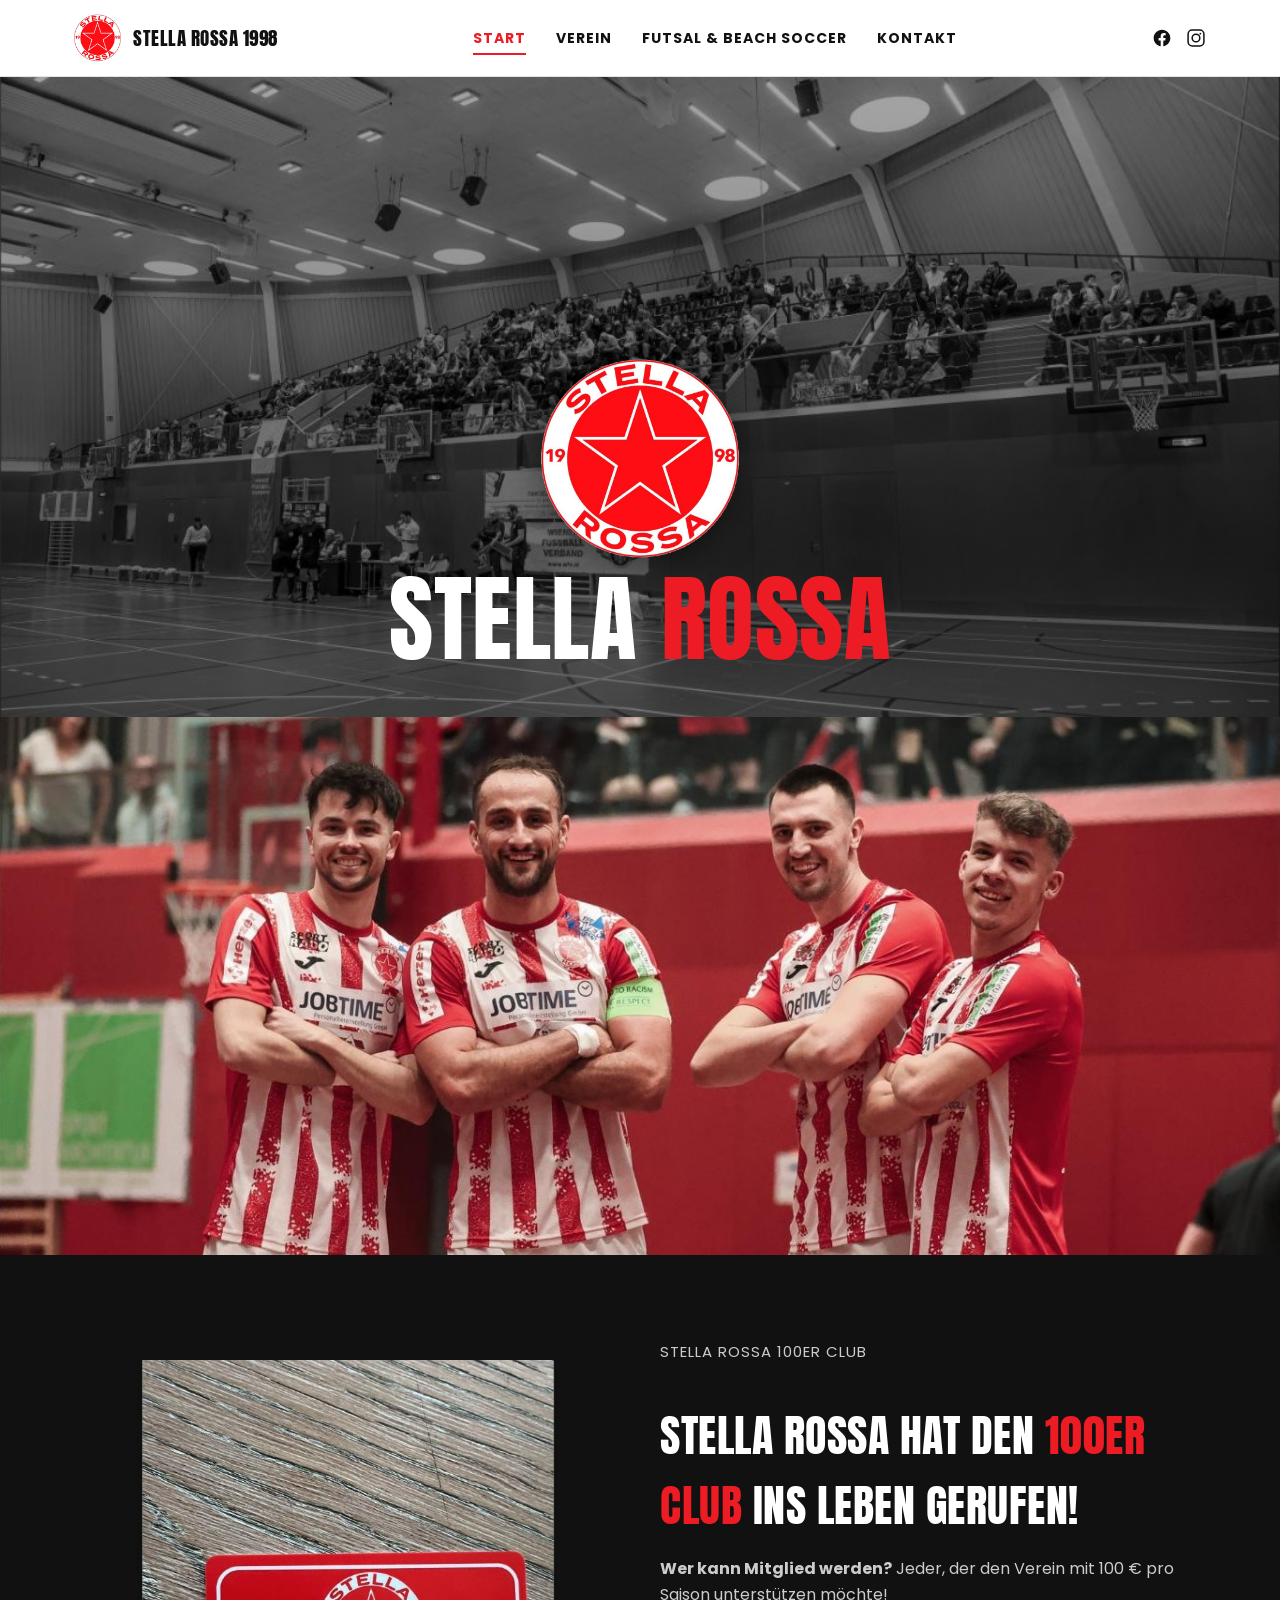
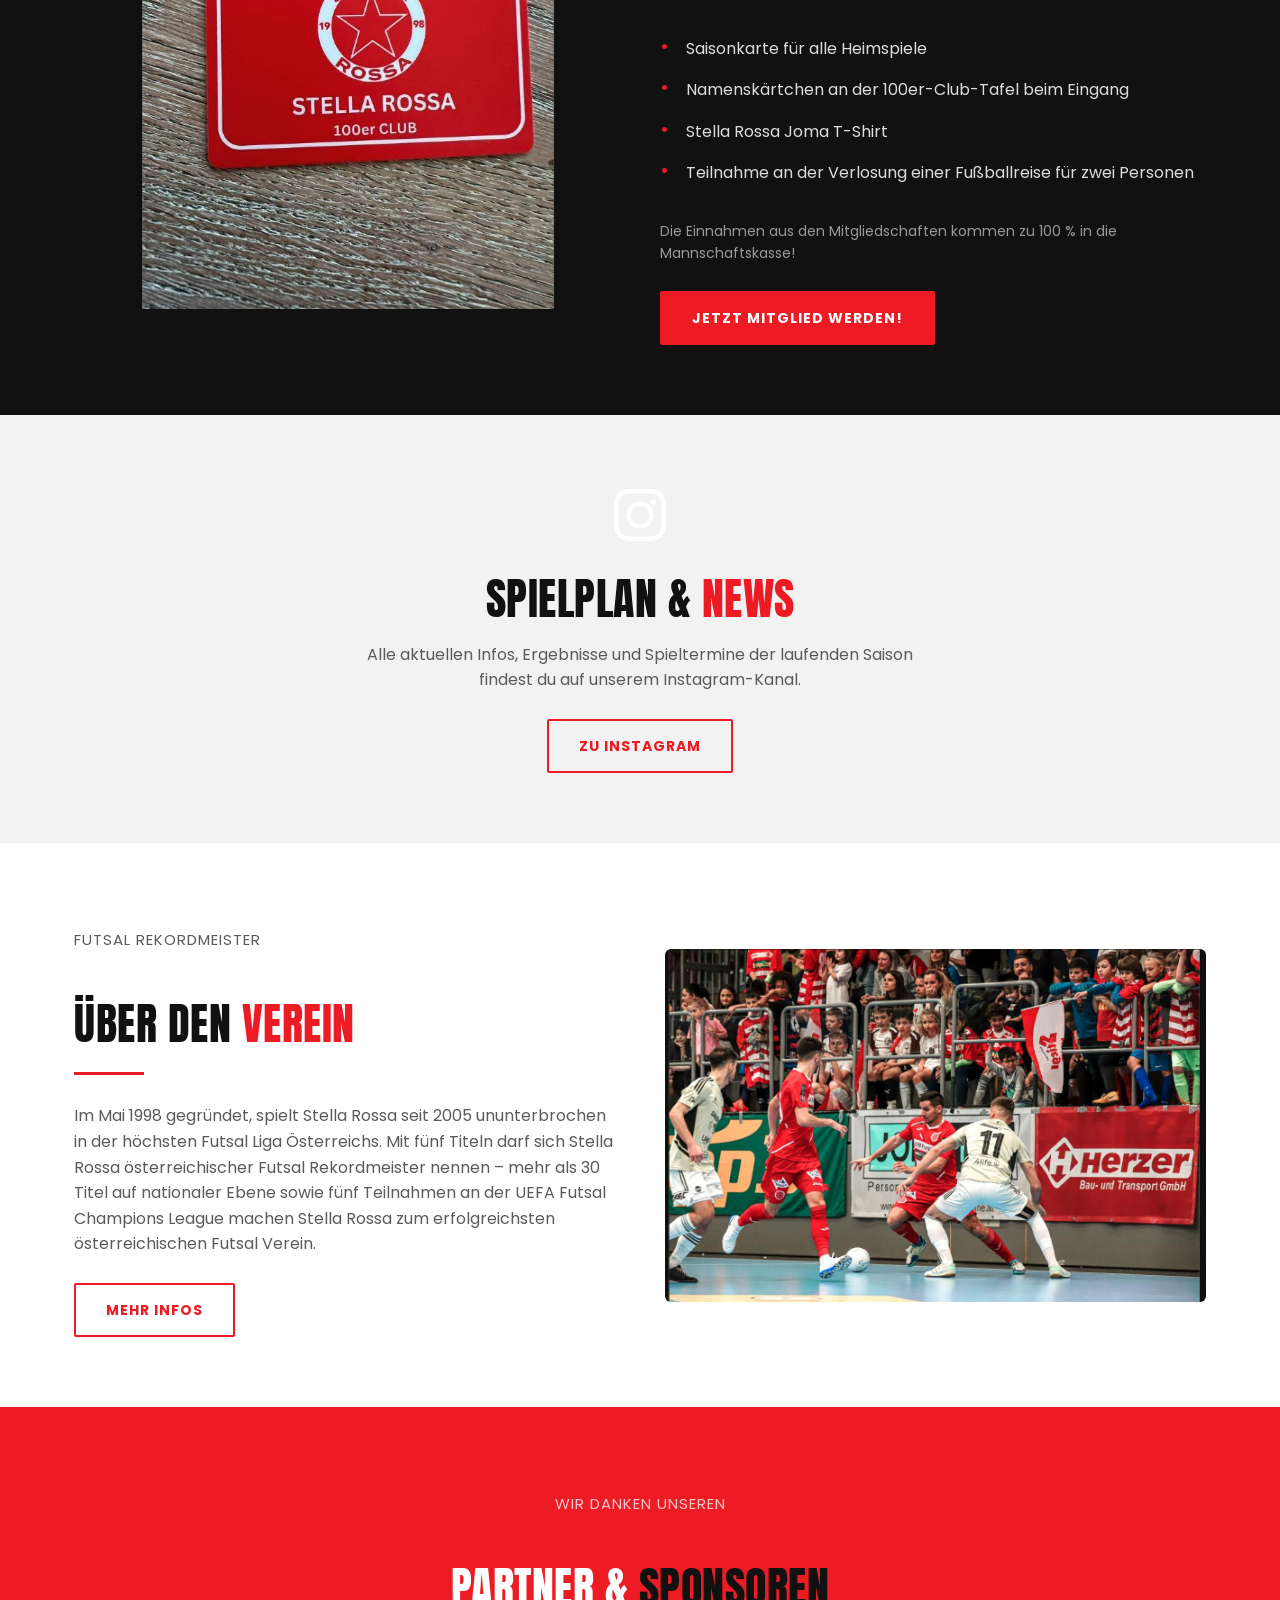
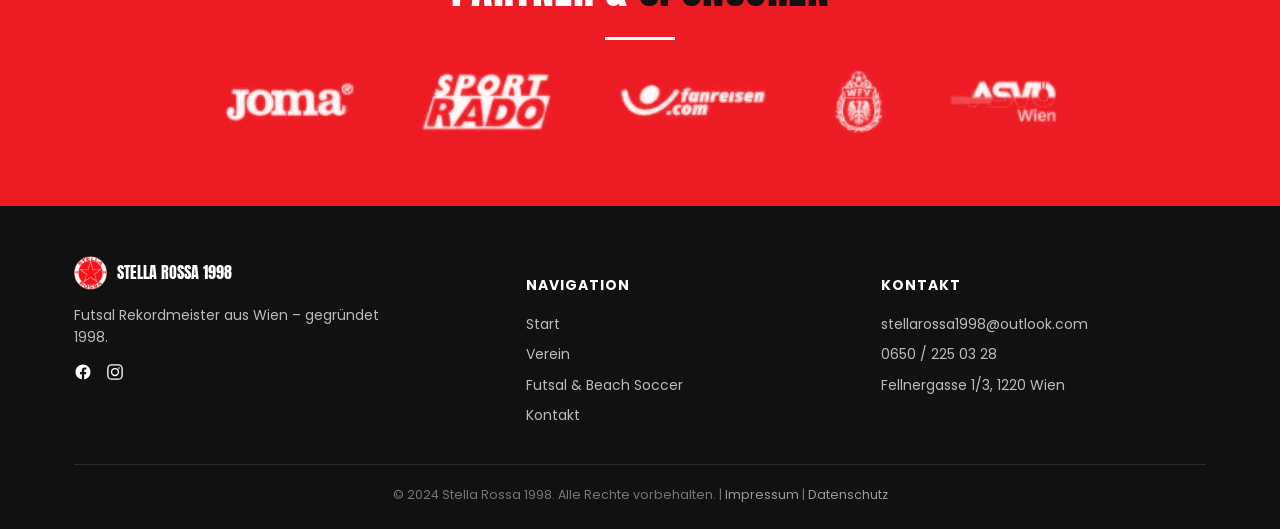
<file: index.html>
<!DOCTYPE html>
<html lang="de">
<head>
<meta charset="UTF-8">
<meta name="viewport" content="width=device-width, initial-scale=1.0">
<title>Stella Rossa | Futsalverein in Wien</title>
<meta name="description" content="Stella Rossa 1998 – Futsal Rekordmeister aus Wien. Vereinsgeschichte, Team, Partner und Kontakt.">
<link rel="icon" href="img/logo.png">
<link rel="preload" href="fonts/anton-latin-400-normal.woff2" as="font" type="font/woff2" crossorigin>
<link rel="stylesheet" href="css/style.css">
<noscript><style>.reveal{opacity:1!important; transform:none!important;}</style></noscript>
</head>
<body>

<header class="site-header">
  <div class="inner">
    <a class="brand" href="index.html">
      <img src="img/logo.png" alt="Stella Rossa Logo">
      <span>STELLA ROSSA 1998</span>
    </a>
    <button class="nav-toggle" id="navToggle" aria-label="Menü öffnen">
      <span></span><span></span><span></span>
    </button>
    <nav class="main-nav" id="mainNav">
      <a href="index.html" class="active">Start</a>
      <a href="verein.html">Verein</a>
      <a href="futsal-beachsoccer.html">Futsal &amp; Beach Soccer</a>
      <a href="kontakt.html">Kontakt</a>
    </nav>
    <div class="header-social">
      <a href="https://www.facebook.com/StellaRossaWien" target="_blank" rel="noopener"><img src="img/icon-facebook-dark.svg" alt="Facebook"></a>
      <a href="https://www.instagram.com/stellarossa1998/" target="_blank" rel="noopener"><img src="img/icon-instagram-dark.svg" alt="Instagram"></a>
    </div>
  </div>
</header>

<section class="hero">
  <img class="hero-logo" src="img/logo.png" alt="Stella Rossa Logo">
  <h1><span class="white">STELLA</span> <span class="red">ROSSA</span></h1>
</section>

<section class="team-banner">
  <div class="img-zoom reveal"><img src="img/team_four_players.jpg" alt="Vier Spieler von Stella Rossa nach dem Spiel"></div>
</section>

<section class="club-section">
  <div class="container club-grid">
    <div class="img-zoom reveal card-photo"><img src="img/100er_club_card.jpg" alt="Stella Rossa 100er Club Mitgliedskarte in Rot"></div>
    <div class="reveal">
      <p class="section-sub" style="color:#ccc">Stella Rossa 100er Club</p>
      <h2 class="section-title" style="color:#fff">Stella Rossa hat den <span class="accent">100er Club</span> ins Leben gerufen!</h2>
      <p style="color:#ccc; margin-bottom:6px;"><strong>Wer kann Mitglied werden?</strong> Jeder, der den Verein mit 100&nbsp;€ pro Saison unterstützen möchte!</p>
      <ul class="club-list" style="margin:20px 0 26px;">
        <li>Saisonkarte für alle Heimspiele</li>
        <li>Namenskärtchen an der 100er-Club-Tafel beim Eingang</li>
        <li>Stella Rossa Joma T-Shirt</li>
        <li>Teilnahme an der Verlosung einer Fußballreise für zwei Personen</li>
      </ul>
      <p style="color:#999; font-size:14px; margin-bottom:26px;">Die Einnahmen aus den Mitgliedschaften kommen zu 100&nbsp;% in die Mannschaftskasse!</p>
      <a class="btn btn-solid" href="mailto:stellarossa1998@outlook.com?subject=100er%20Club%20-%20Ich%20m%C3%B6chte%20Mitglied%20werden">Jetzt Mitglied werden!</a>
    </div>
  </div>
</section>

<section class="insta-callout">
  <div class="container reveal">
    <img class="badge" src="img/icon-instagram-white.svg" alt="Instagram">
    <h2 class="section-title">Spielplan &amp; <span class="accent">News</span></h2>
    <p style="max-width:560px; margin:0 auto 26px; color:var(--gray);">
      Alle aktuellen Infos, Ergebnisse und Spieltermine der laufenden Saison findest du auf unserem Instagram-Kanal.
    </p>
    <a class="btn" href="https://www.instagram.com/stellarossa1998/" target="_blank" rel="noopener">Zu Instagram</a>
  </div>
</section>

<section>
  <div class="container teaser-grid">
    <div class="reveal">
      <p class="section-sub">Futsal Rekordmeister</p>
      <h2 class="section-title">Über den <span class="accent">Verein</span></h2>
      <div class="rule"></div>
      <p style="color:var(--gray)">
        Im Mai 1998 gegründet, spielt Stella Rossa seit 2005 ununterbrochen in der höchsten Futsal Liga Österreichs.
        Mit fünf Titeln darf sich Stella Rossa österreichischer Futsal Rekordmeister nennen – mehr als 30 Titel
        auf nationaler Ebene sowie fünf Teilnahmen an der UEFA Futsal Champions League machen Stella Rossa zum
        erfolgreichsten österreichischen Futsal Verein.
      </p>
      <a class="btn" href="verein.html" style="margin-top:10px;">Mehr Infos</a>
    </div>
    <div class="img-zoom reveal"><img src="img/action_match.jpg" alt="Spielszene von Stella Rossa im Futsal-Match"></div>
  </div>
</section>

<section class="sponsor-section">
  <div class="container center reveal">
    <p class="section-sub">Wir danken unseren</p>
    <h2 class="section-title">Partner &amp; <span class="accent">Sponsoren</span></h2>
    <div class="rule"></div>
    <div class="sponsor-row">
      <img src="img/sponsor_joma.png" alt="Joma" style="height:42px">
      <img src="img/sponsor_sportrado.png" alt="Sportrado" style="height:60px">
      <img src="img/sponsor_fanreisen.png" alt="fanreisen.com" style="height:38px">
      <img src="img/sponsor_wfv.png" alt="Wiener Fußball-Verband" style="height:68px">
      <img src="img/sponsor_asvo.png" alt="ASVÖ Wien" style="height:46px">
    </div>
  </div>
</section>

<footer>
  <div class="container">
    <div class="footer-grid">
      <div>
        <div class="footer-brand">
          <img src="img/logo.png" alt="Stella Rossa Logo">
          <span>STELLA ROSSA 1998</span>
        </div>
        <p style="max-width:320px;">Futsal Rekordmeister aus Wien – gegründet 1998.</p>
        <div class="footer-social">
          <a href="https://www.facebook.com/StellaRossaWien" target="_blank" rel="noopener"><img src="img/icon-facebook-white.svg" alt="Facebook"></a>
          <a href="https://www.instagram.com/stellarossa1998/" target="_blank" rel="noopener"><img src="img/icon-instagram-white.svg" alt="Instagram"></a>
        </div>
      </div>
      <div>
        <h4>Navigation</h4>
        <a href="index.html">Start</a>
        <a href="verein.html">Verein</a>
        <a href="futsal-beachsoccer.html">Futsal &amp; Beach Soccer</a>
        <a href="kontakt.html">Kontakt</a>
      </div>
      <div>
        <h4>Kontakt</h4>
        <a href="mailto:stellarossa1998@outlook.com">stellarossa1998@outlook.com</a>
        <a href="tel:+436502250328">0650 / 225 03 28</a>
        <a>Fellnergasse 1/3, 1220 Wien</a>
      </div>
    </div>
    <div class="footer-bottom">© 2024 Stella Rossa 1998. Alle Rechte vorbehalten. | <a href="impressum.html" style="color:#999;">Impressum</a> | <a href="datenschutz.html" style="color:#999;">Datenschutz</a></div>
  </div>
</footer>

<script src="js/script.js"></script>
</body>
</html>
</file>
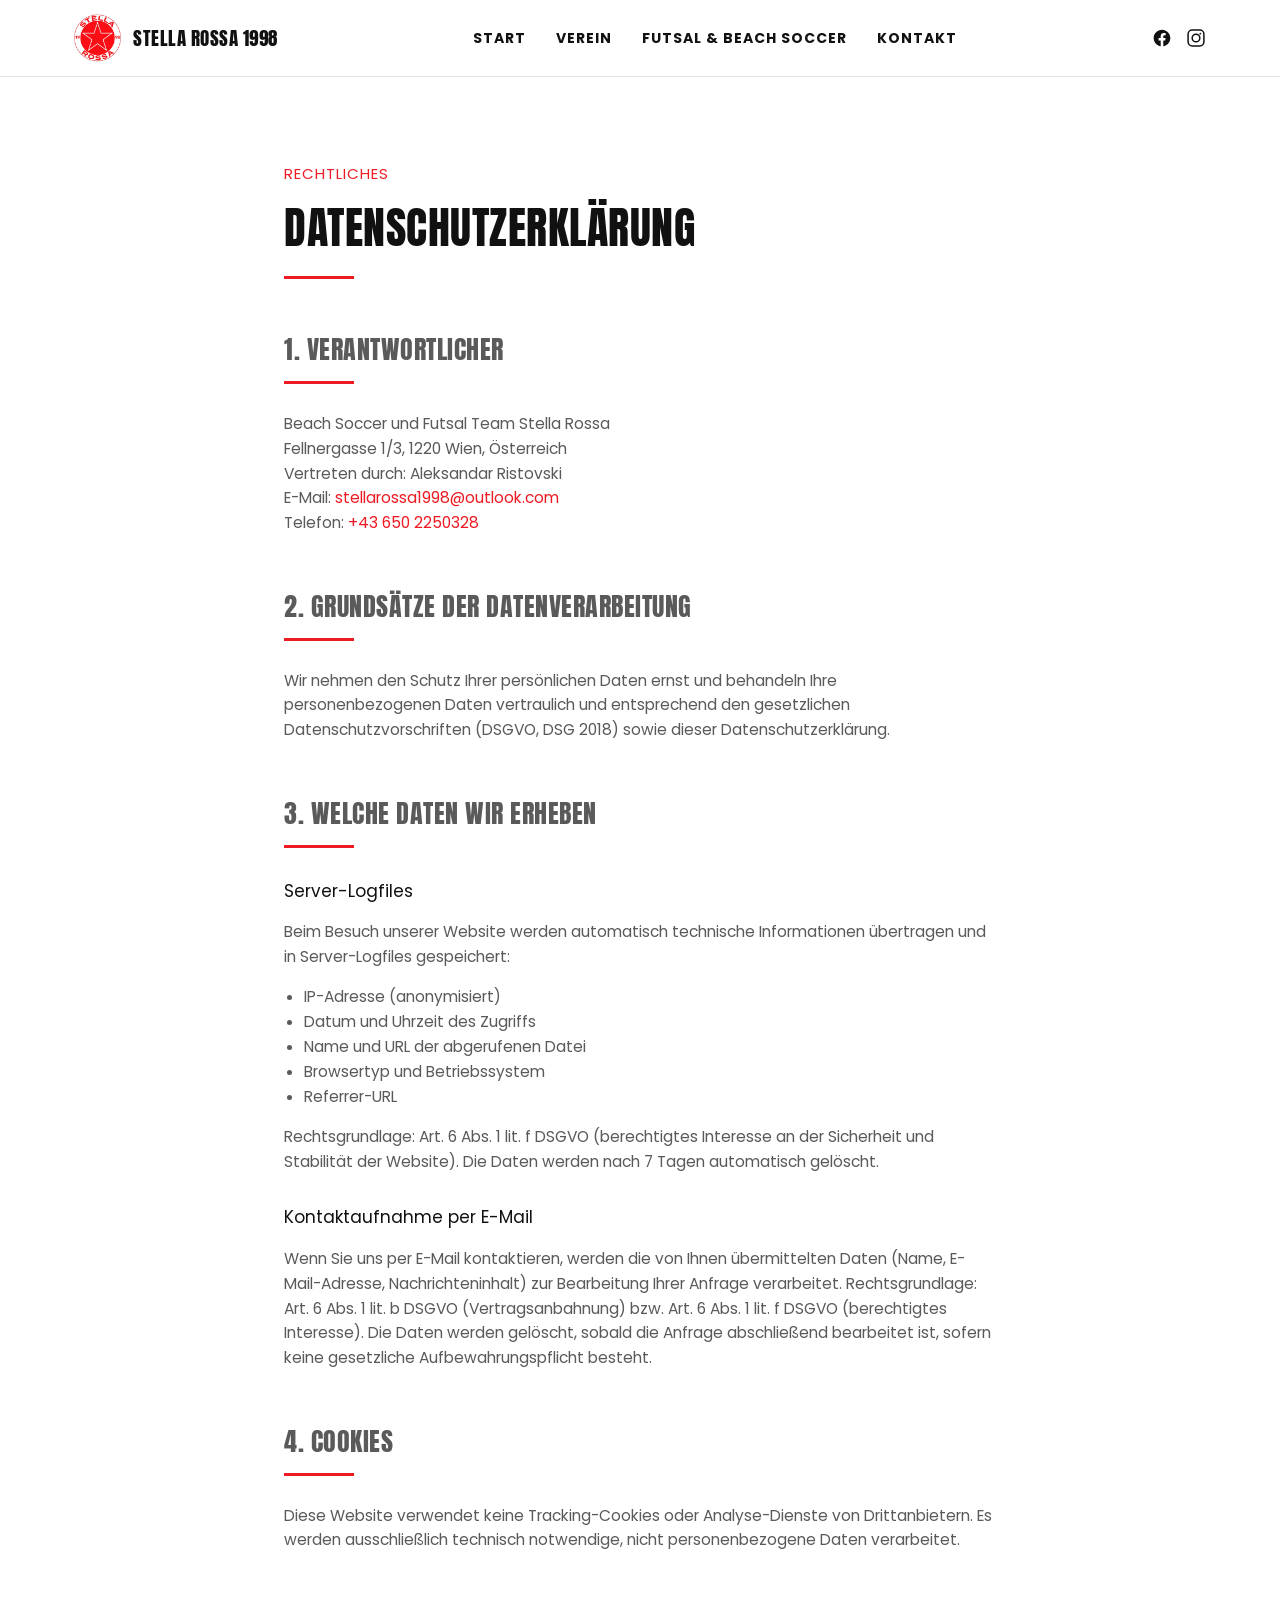
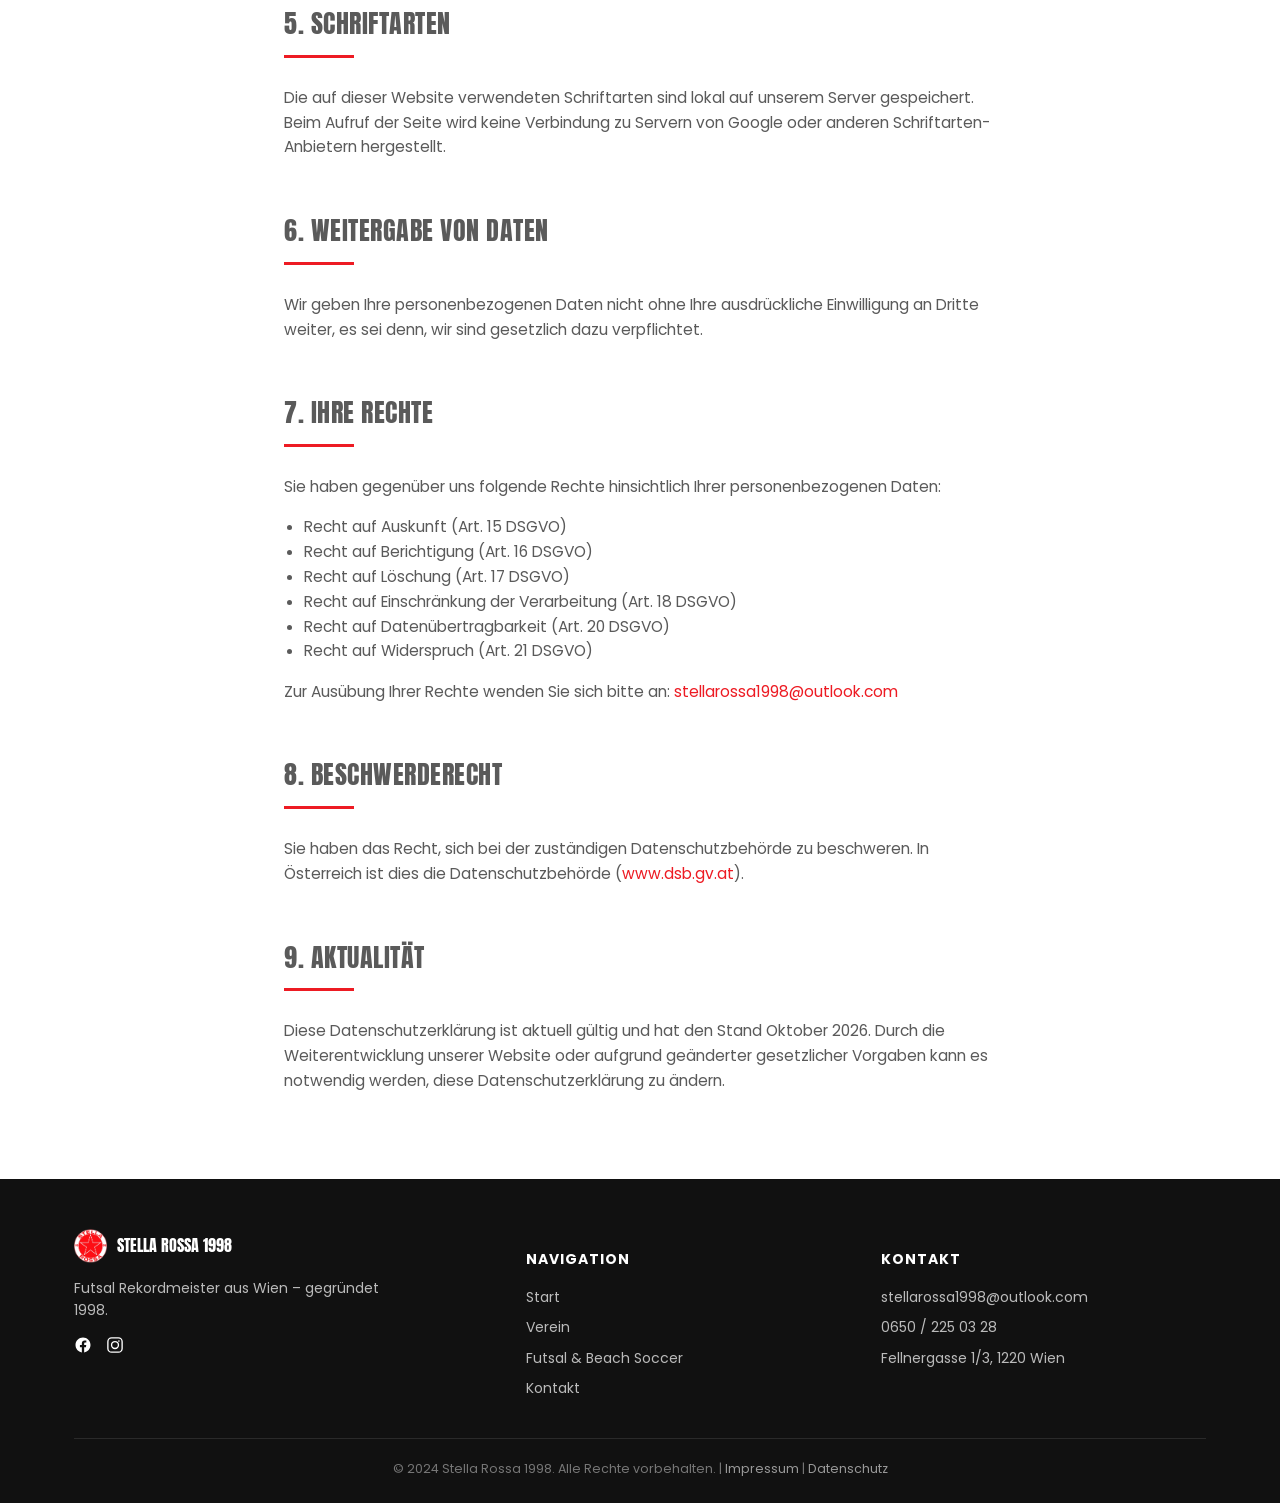
<file: datenschutz.html>
<!DOCTYPE html>
<html lang="de">
<head>
<meta charset="UTF-8">
<meta name="viewport" content="width=device-width, initial-scale=1.0">
<title>Datenschutzerklärung | Stella Rossa</title>
<meta name="description" content="Datenschutzerklärung von Stella Rossa 1998.">
<link rel="icon" href="img/logo.png">
<link rel="preload" href="fonts/anton-latin-400-normal.woff2" as="font" type="font/woff2" crossorigin>
<link rel="stylesheet" href="css/style.css">
<noscript><style>.reveal{opacity:1!important; transform:none!important;}</style></noscript>
</head>
<body>

<header class="site-header">
  <div class="inner">
    <a class="brand" href="index.html">
      <img src="img/logo.png" alt="Stella Rossa Logo">
      <span>STELLA ROSSA 1998</span>
    </a>
    <button class="nav-toggle" id="navToggle" aria-label="Menü öffnen">
      <span></span><span></span><span></span>
    </button>
    <nav class="main-nav" id="mainNav">
      <a href="index.html">Start</a>
      <a href="verein.html">Verein</a>
      <a href="futsal-beachsoccer.html">Futsal &amp; Beach Soccer</a>
      <a href="kontakt.html">Kontakt</a>
    </nav>
    <div class="header-social">
      <a href="https://www.facebook.com/StellaRossaWien" target="_blank" rel="noopener"><img src="img/icon-facebook-dark.svg" alt="Facebook"></a>
      <a href="https://www.instagram.com/stellarossa1998/" target="_blank" rel="noopener"><img src="img/icon-instagram-dark.svg" alt="Instagram"></a>
    </div>
  </div>
</header>

<section style="padding-top:70px;">
  <div class="container" style="max-width:760px;">
    <p class="section-sub" style="margin-bottom:6px; color:var(--red)">Rechtliches</p>
    <h1 class="section-title">Datenschutzerklärung</h1>
    <div class="rule"></div>

    <div class="reveal" style="color:var(--gray); font-size:15.5px;">
      <h2 class="section-title" style="font-size:26px; margin-top:50px;">1. Verantwortlicher</h2>
      <div class="rule" style="margin-top:10px;"></div>
      <p>Beach Soccer und Futsal Team Stella Rossa<br>Fellnergasse 1/3, 1220 Wien, Österreich<br>Vertreten durch: Aleksandar Ristovski<br>
      E-Mail: <a href="mailto:stellarossa1998@outlook.com" style="color:var(--red);">stellarossa1998@outlook.com</a><br>
      Telefon: <a href="tel:+436502250328" style="color:var(--red);">+43 650 2250328</a></p>

      <h2 class="section-title" style="font-size:26px; margin-top:50px;">2. Grundsätze der Datenverarbeitung</h2>
      <div class="rule" style="margin-top:10px;"></div>
      <p>Wir nehmen den Schutz Ihrer persönlichen Daten ernst und behandeln Ihre personenbezogenen Daten vertraulich und entsprechend den gesetzlichen Datenschutzvorschriften (DSGVO, DSG 2018) sowie dieser Datenschutzerklärung.</p>

      <h2 class="section-title" style="font-size:26px; margin-top:50px;">3. Welche Daten wir erheben</h2>
      <div class="rule" style="margin-top:10px;"></div>
      <h3 style="font-family:var(--font-body); text-transform:none; letter-spacing:0; font-size:17px; color:var(--black); margin-top:30px;">Server-Logfiles</h3>
      <p>Beim Besuch unserer Website werden automatisch technische Informationen übertragen und in Server-Logfiles gespeichert:</p>
      <ul style="margin:10px 0 10px 20px; list-style:disc;"><li>IP-Adresse (anonymisiert)</li><li>Datum und Uhrzeit des Zugriffs</li><li>Name und URL der abgerufenen Datei</li><li>Browsertyp und Betriebssystem</li><li>Referrer-URL</li></ul>
      <p>Rechtsgrundlage: Art. 6 Abs. 1 lit. f DSGVO (berechtigtes Interesse an der Sicherheit und Stabilität der Website). Die Daten werden nach 7 Tagen automatisch gelöscht.</p>
      <h3 style="font-family:var(--font-body); text-transform:none; letter-spacing:0; font-size:17px; color:var(--black); margin-top:30px;">Kontaktaufnahme per E-Mail</h3>
      <p>Wenn Sie uns per E-Mail kontaktieren, werden die von Ihnen übermittelten Daten (Name, E-Mail-Adresse, Nachrichteninhalt) zur Bearbeitung Ihrer Anfrage verarbeitet. Rechtsgrundlage: Art. 6 Abs. 1 lit. b DSGVO (Vertragsanbahnung) bzw. Art. 6 Abs. 1 lit. f DSGVO (berechtigtes Interesse). Die Daten werden gelöscht, sobald die Anfrage abschließend bearbeitet ist, sofern keine gesetzliche Aufbewahrungspflicht besteht.</p>

      <h2 class="section-title" style="font-size:26px; margin-top:50px;">4. Cookies</h2>
      <div class="rule" style="margin-top:10px;"></div>
      <p>Diese Website verwendet keine Tracking-Cookies oder Analyse-Dienste von Drittanbietern. Es werden ausschließlich technisch notwendige, nicht personenbezogene Daten verarbeitet.</p>

      <h2 class="section-title" style="font-size:26px; margin-top:50px;">5. Schriftarten</h2>
      <div class="rule" style="margin-top:10px;"></div>
      <p>Die auf dieser Website verwendeten Schriftarten sind lokal auf unserem Server gespeichert. Beim Aufruf der Seite wird keine Verbindung zu Servern von Google oder anderen Schriftarten-Anbietern hergestellt.</p>

      <h2 class="section-title" style="font-size:26px; margin-top:50px;">6. Weitergabe von Daten</h2>
      <div class="rule" style="margin-top:10px;"></div>
      <p>Wir geben Ihre personenbezogenen Daten nicht ohne Ihre ausdrückliche Einwilligung an Dritte weiter, es sei denn, wir sind gesetzlich dazu verpflichtet.</p>

      <h2 class="section-title" style="font-size:26px; margin-top:50px;">7. Ihre Rechte</h2>
      <div class="rule" style="margin-top:10px;"></div>
      <p>Sie haben gegenüber uns folgende Rechte hinsichtlich Ihrer personenbezogenen Daten:</p>
      <ul style="margin:10px 0 10px 20px; list-style:disc;"><li>Recht auf Auskunft (Art. 15 DSGVO)</li><li>Recht auf Berichtigung (Art. 16 DSGVO)</li><li>Recht auf Löschung (Art. 17 DSGVO)</li><li>Recht auf Einschränkung der Verarbeitung (Art. 18 DSGVO)</li><li>Recht auf Datenübertragbarkeit (Art. 20 DSGVO)</li><li>Recht auf Widerspruch (Art. 21 DSGVO)</li></ul>
      <p>Zur Ausübung Ihrer Rechte wenden Sie sich bitte an: <a href="mailto:stellarossa1998@outlook.com" style="color:var(--red);">stellarossa1998@outlook.com</a></p>

      <h2 class="section-title" style="font-size:26px; margin-top:50px;">8. Beschwerderecht</h2>
      <div class="rule" style="margin-top:10px;"></div>
      <p>Sie haben das Recht, sich bei der zuständigen Datenschutzbehörde zu beschweren. In Österreich ist dies die Datenschutzbehörde (<a href="https://www.dsb.gv.at" target="_blank" rel="noopener" style="color:var(--red);">www.dsb.gv.at</a>).</p>

      <h2 class="section-title" style="font-size:26px; margin-top:50px;">9. Aktualität</h2>
      <div class="rule" style="margin-top:10px;"></div>
      <p>Diese Datenschutzerklärung ist aktuell gültig und hat den Stand Oktober 2026. Durch die Weiterentwicklung unserer Website oder aufgrund geänderter gesetzlicher Vorgaben kann es notwendig werden, diese Datenschutzerklärung zu ändern.</p>

    </div>
  </div>
</section>

<footer>
  <div class="container">
    <div class="footer-grid">
      <div>
        <div class="footer-brand">
          <img src="img/logo.png" alt="Stella Rossa Logo">
          <span>STELLA ROSSA 1998</span>
        </div>
        <p style="max-width:320px;">Futsal Rekordmeister aus Wien – gegründet 1998.</p>
        <div class="footer-social">
          <a href="https://www.facebook.com/StellaRossaWien" target="_blank" rel="noopener"><img src="img/icon-facebook-white.svg" alt="Facebook"></a>
          <a href="https://www.instagram.com/stellarossa1998/" target="_blank" rel="noopener"><img src="img/icon-instagram-white.svg" alt="Instagram"></a>
        </div>
      </div>
      <div>
        <h4>Navigation</h4>
        <a href="index.html">Start</a>
        <a href="verein.html">Verein</a>
        <a href="futsal-beachsoccer.html">Futsal &amp; Beach Soccer</a>
        <a href="kontakt.html">Kontakt</a>
      </div>
      <div>
        <h4>Kontakt</h4>
        <a href="mailto:stellarossa1998@outlook.com">stellarossa1998@outlook.com</a>
        <a href="tel:+436502250328">0650 / 225 03 28</a>
        <a>Fellnergasse 1/3, 1220 Wien</a>
      </div>
    </div>
    <div class="footer-bottom">© 2024 Stella Rossa 1998. Alle Rechte vorbehalten. | <a href="impressum.html" style="color:#999;">Impressum</a> | <a href="datenschutz.html" style="color:#999;">Datenschutz</a></div>
  </div>
</footer>

<script src="js/script.js"></script>
</body>
</html>
</file>
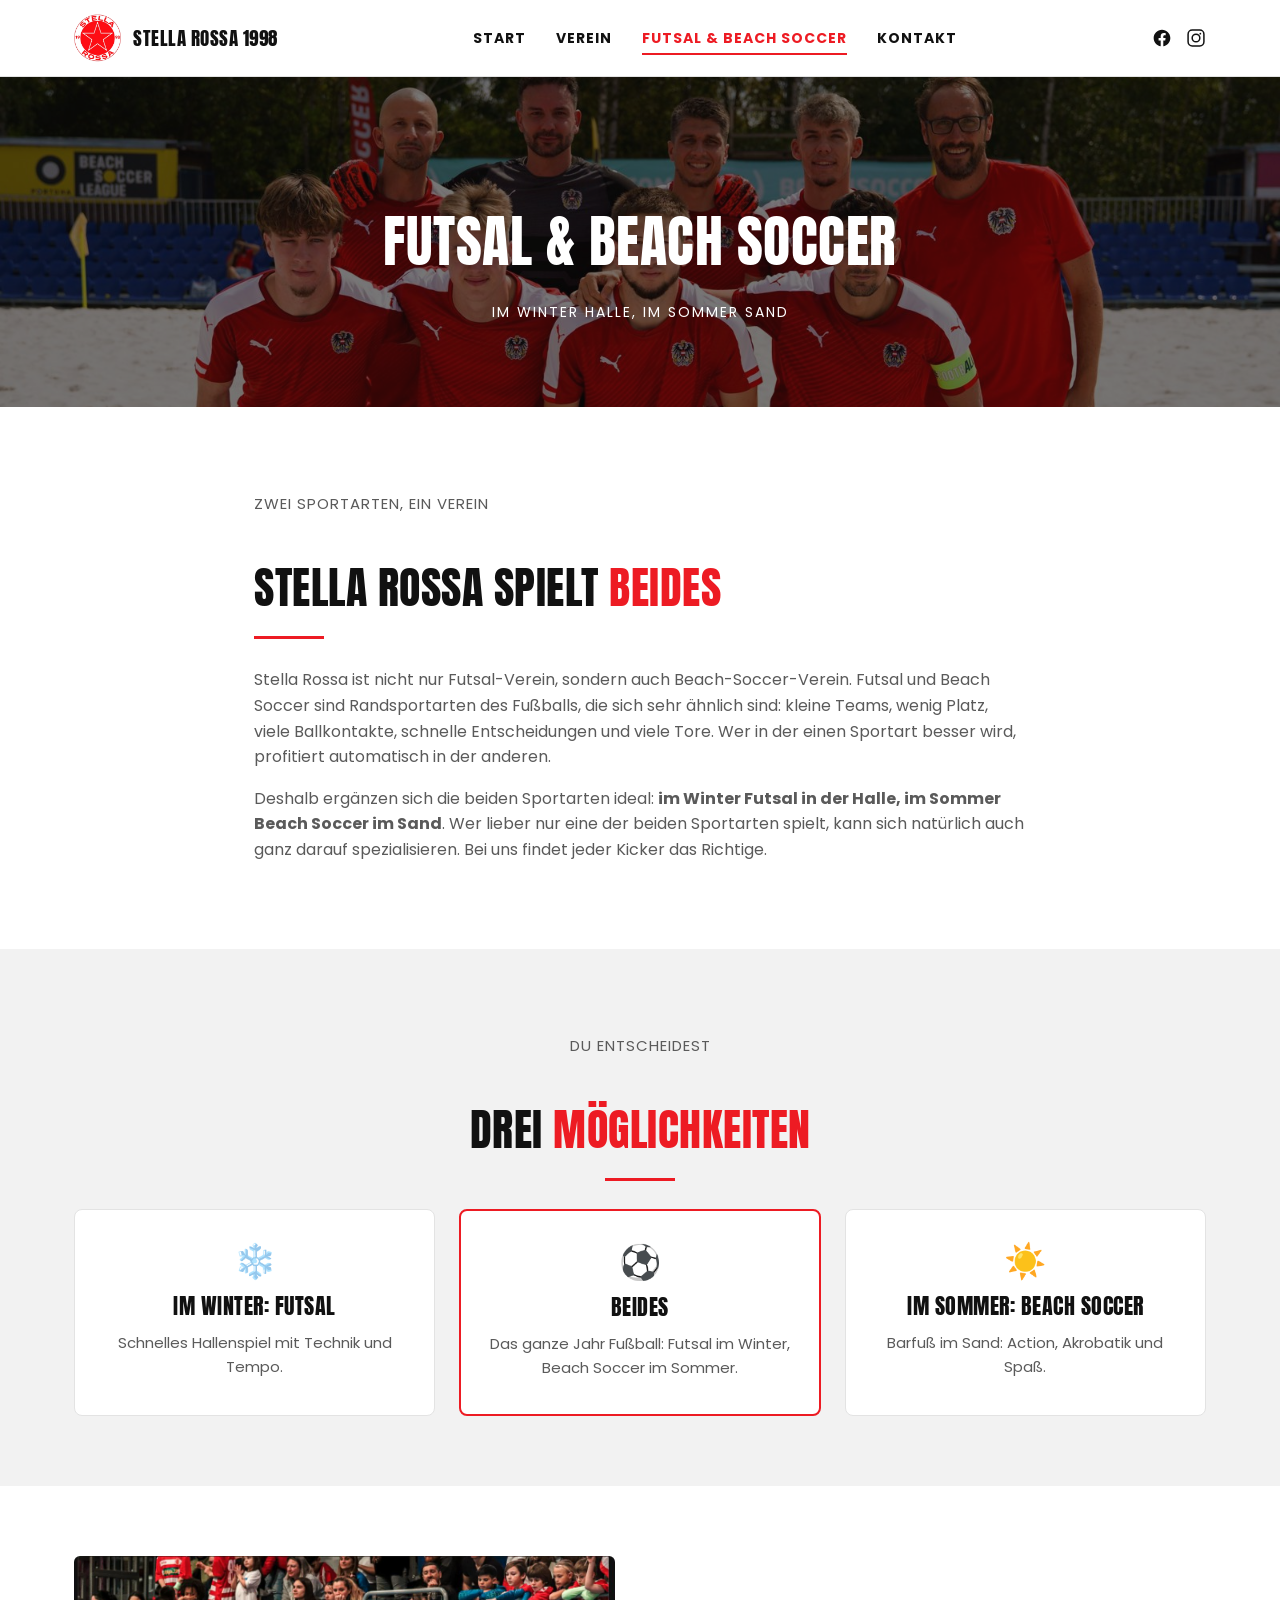
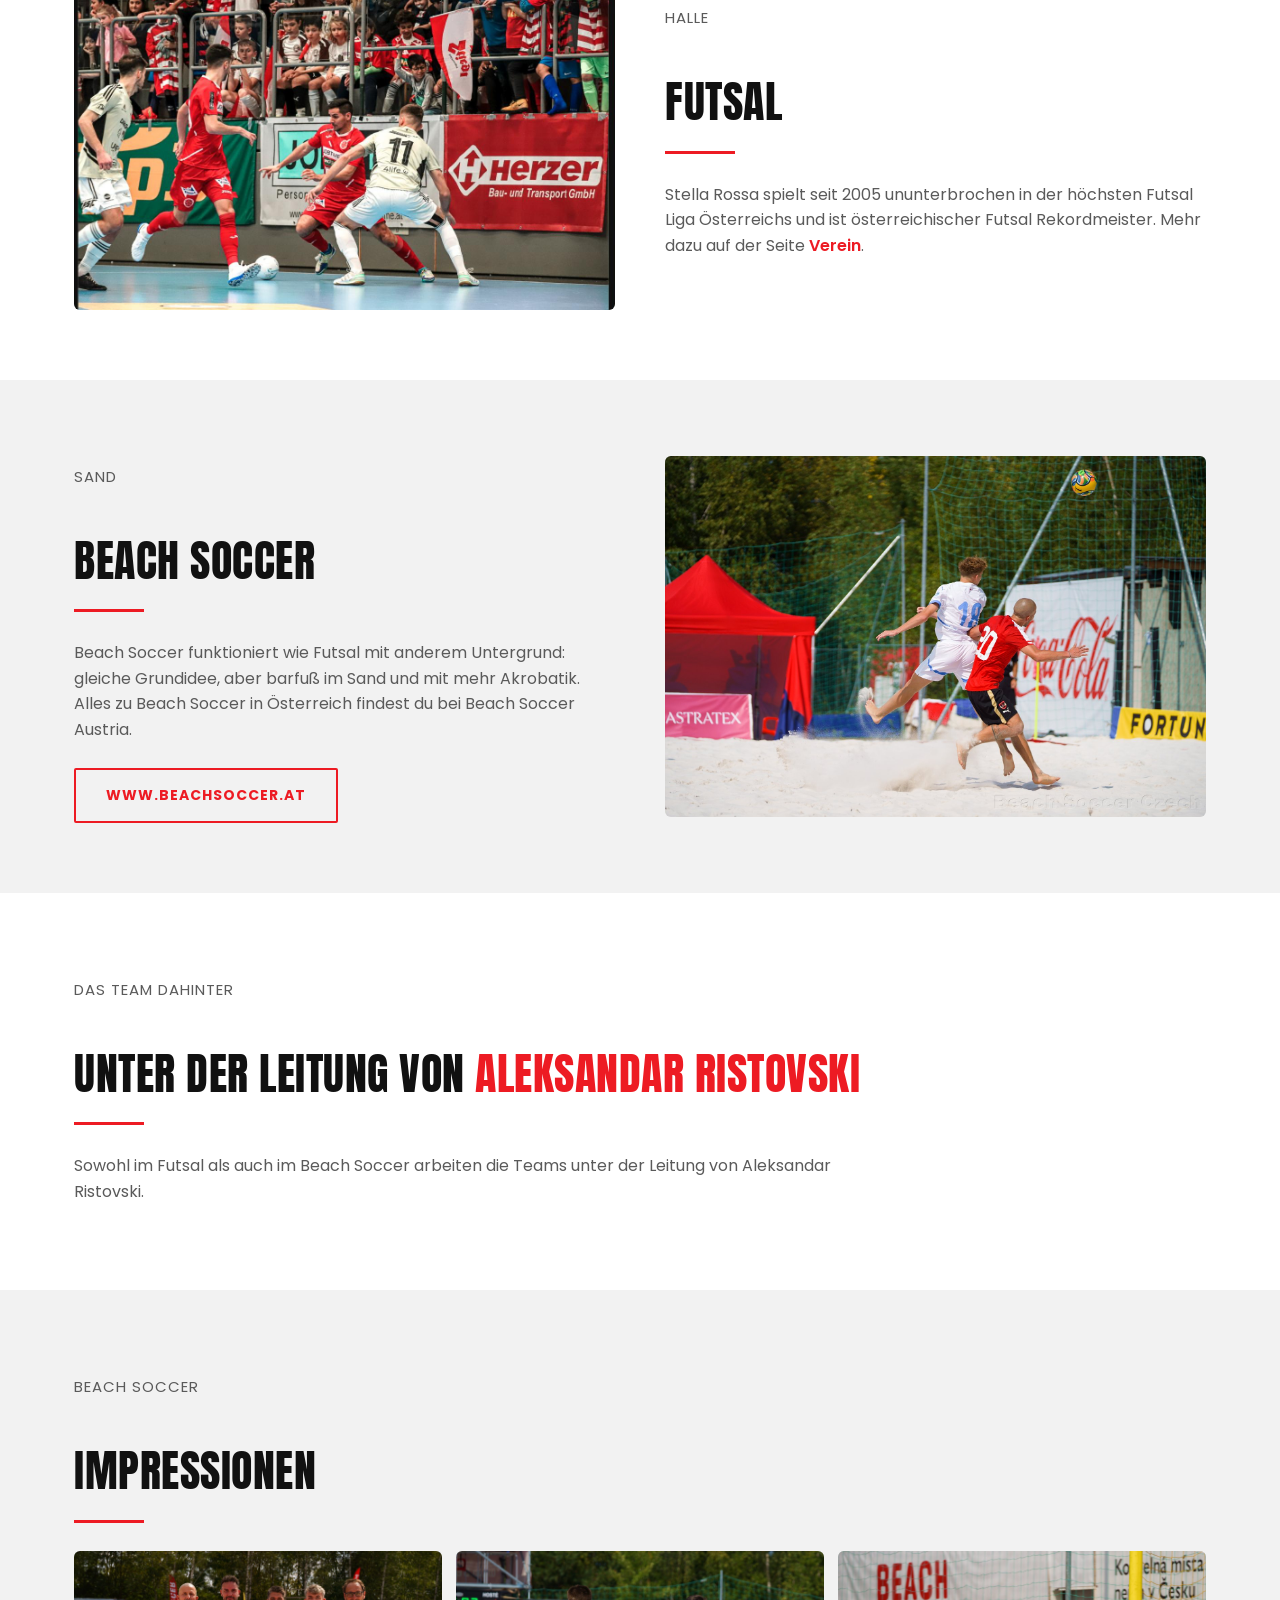
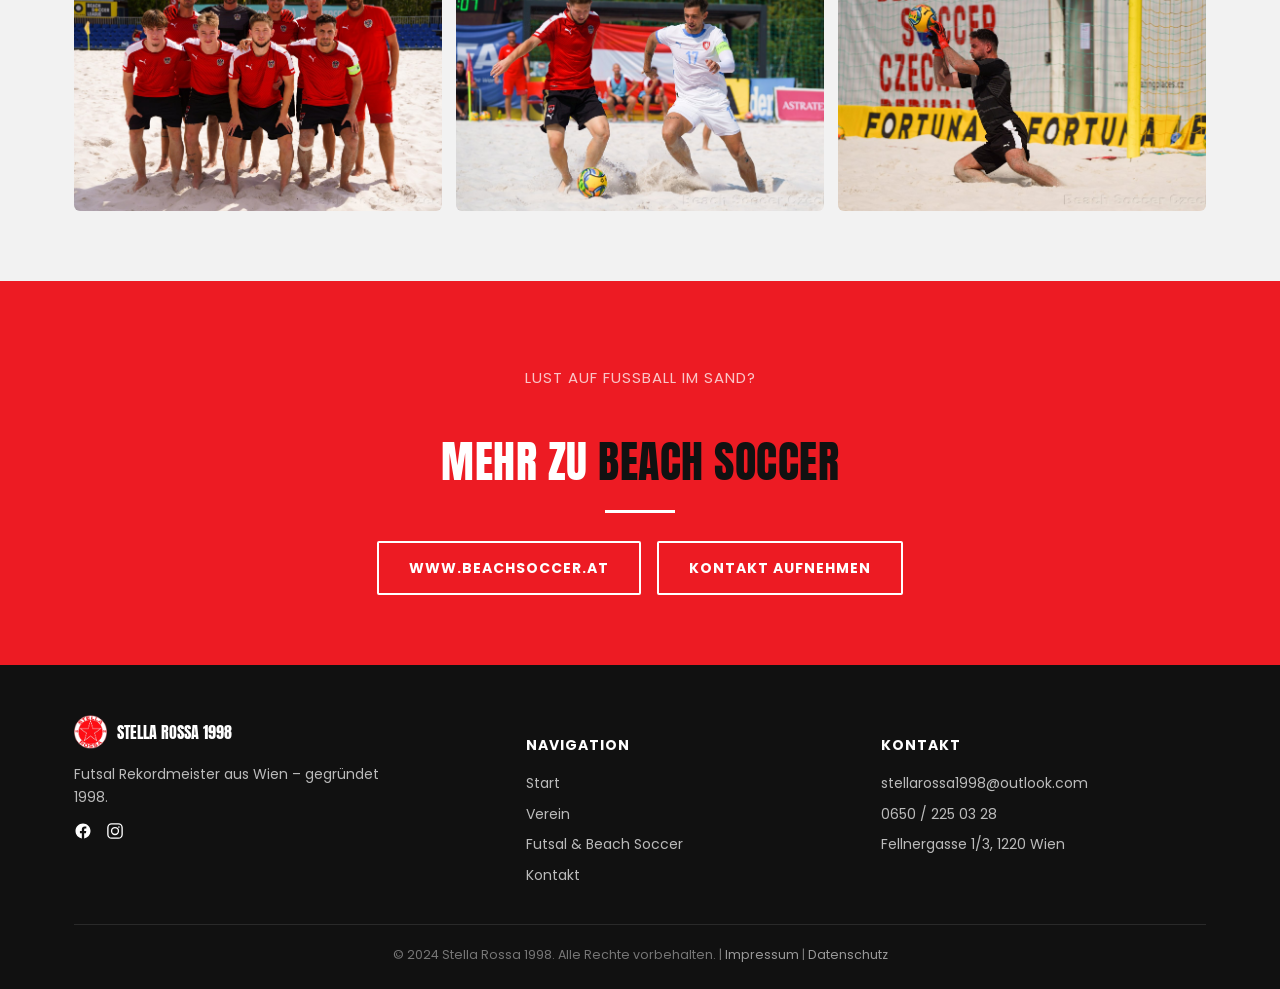
<file: futsal-beachsoccer.html>
<!DOCTYPE html>
<html lang="de">
<head>
<meta charset="UTF-8">
<meta name="viewport" content="width=device-width, initial-scale=1.0">
<title>Futsal &amp; Beach Soccer | Stella Rossa</title>
<meta name="description" content="Stella Rossa ist Futsal- und Beach-Soccer-Verein: im Winter Halle, im Sommer Sand – oder ganz nach Wahl nur eines von beiden.">
<link rel="icon" href="img/logo.png">
<link rel="preload" href="fonts/anton-latin-400-normal.woff2" as="font" type="font/woff2" crossorigin>
<link rel="stylesheet" href="css/style.css">
<noscript><style>.reveal{opacity:1!important; transform:none!important;}</style></noscript>
</head>
<body>

<header class="site-header">
  <div class="inner">
    <a class="brand" href="index.html">
      <img src="img/logo.png" alt="Stella Rossa Logo">
      <span>STELLA ROSSA 1998</span>
    </a>
    <button class="nav-toggle" id="navToggle" aria-label="Menü öffnen">
      <span></span><span></span><span></span>
    </button>
    <nav class="main-nav" id="mainNav">
      <a href="index.html">Start</a>
      <a href="verein.html">Verein</a>
      <a href="futsal-beachsoccer.html" class="active">Futsal &amp; Beach Soccer</a>
      <a href="kontakt.html">Kontakt</a>
    </nav>
    <div class="header-social">
      <a href="https://www.facebook.com/StellaRossaWien" target="_blank" rel="noopener"><img src="img/icon-facebook-dark.svg" alt="Facebook"></a>
      <a href="https://www.instagram.com/stellarossa1998/" target="_blank" rel="noopener"><img src="img/icon-instagram-dark.svg" alt="Instagram"></a>
    </div>
  </div>
</header>

<section class="page-hero" style="background-image:url('img/beach_team.jpg'); background-position:center 18%;">
  <div class="page-hero-inner">
    <h1><span style="color:#fff">Futsal</span> <span style="color:#fff">&amp; Beach Soccer</span></h1>
    <p>Im Winter Halle, im Sommer Sand</p>
  </div>
</section>

<section>
  <div class="container" style="max-width:820px;">
    <div class="reveal">
      <p class="section-sub">Zwei Sportarten, ein Verein</p>
      <h2 class="section-title">Stella Rossa spielt <span class="accent">beides</span></h2>
      <div class="rule"></div>
      <p style="color:var(--gray)">
        Stella Rossa ist nicht nur Futsal-Verein, sondern auch Beach-Soccer-Verein. Futsal und Beach Soccer sind
        Randsportarten des Fußballs, die sich sehr ähnlich sind: kleine Teams, wenig Platz, viele Ballkontakte,
        schnelle Entscheidungen und viele Tore. Wer in der einen Sportart besser wird, profitiert automatisch in der anderen.
      </p>
      <p style="color:var(--gray)">
        Deshalb ergänzen sich die beiden Sportarten ideal: <strong>im Winter Futsal in der Halle, im Sommer Beach Soccer im Sand</strong>.
        Wer lieber nur eine der beiden Sportarten spielt, kann sich natürlich auch ganz darauf spezialisieren.
        Bei uns findet jeder Kicker das Richtige.
      </p>
    </div>
  </div>
</section>

<section class="section-alt">
  <div class="container center">
    <p class="section-sub reveal">Du entscheidest</p>
    <h2 class="section-title reveal">Drei <span class="accent">Möglichkeiten</span></h2>
    <div class="rule reveal"></div>
    <div class="season-grid">
      <div class="season-card reveal">
        <div class="season-icon">❄️</div>
        <h3>Im Winter: Futsal</h3>
        <p>Schnelles Hallenspiel mit Technik und Tempo.</p>
      </div>
      <div class="season-card season-card-main reveal">
        <div class="season-icon">⚽</div>
        <h3>Beides</h3>
        <p>Das ganze Jahr Fußball: Futsal im Winter, Beach Soccer im Sommer.</p>
      </div>
      <div class="season-card reveal">
        <div class="season-icon">☀️</div>
        <h3>Im Sommer: Beach Soccer</h3>
        <p>Barfuß im Sand: Action, Akrobatik und Spaß.</p>
      </div>
    </div>
  </div>
</section>

<section>
  <div class="container teaser-grid">
    <div class="img-zoom reveal"><img src="img/action_match.jpg" alt="Futsal-Spielszene von Stella Rossa in der Halle"></div>
    <div class="reveal">
      <p class="section-sub">Halle</p>
      <h2 class="section-title">Futsal</h2>
      <div class="rule"></div>
      <p style="color:var(--gray)">
        Stella Rossa spielt seit 2005 ununterbrochen in der höchsten Futsal Liga Österreichs und ist
        österreichischer Futsal Rekordmeister. Mehr dazu auf der Seite <a href="verein.html" style="color:var(--red); font-weight:600;">Verein</a>.
      </p>
    </div>
  </div>
</section>

<section class="section-alt">
  <div class="container teaser-grid">
    <div class="reveal">
      <p class="section-sub">Sand</p>
      <h2 class="section-title">Beach Soccer</h2>
      <div class="rule"></div>
      <p style="color:var(--gray)">
        Beach Soccer funktioniert wie Futsal mit anderem Untergrund: gleiche Grundidee, aber barfuß im Sand und
        mit mehr Akrobatik. Alles zu Beach Soccer in Österreich findest du bei Beach Soccer Austria.
      </p>
      <a class="btn" href="https://www.beachsoccer.at" target="_blank" rel="noopener" style="margin-top:10px;">www.beachsoccer.at</a>
    </div>
    <div class="img-zoom reveal"><img src="img/beach_action.jpg" alt="Beach-Soccer-Spielszene im Sand"></div>
  </div>
</section>

<section>
  <div class="container">
    <div class="reveal" style="max-width:820px;">
      <p class="section-sub">Das Team dahinter</p>
      <h2 class="section-title">Unter der Leitung von <span class="accent">Aleksandar Ristovski</span></h2>
      <div class="rule"></div>
      <p style="color:var(--gray)">
        Sowohl im Futsal als auch im Beach Soccer arbeiten die Teams unter der Leitung von Aleksandar Ristovski.
      </p>
    </div>
  </div>
</section>

<section class="section-alt">
  <div class="container">
    <p class="section-sub reveal">Beach Soccer</p>
    <h2 class="section-title reveal">Impressionen</h2>
    <div class="rule reveal"></div>
    <div class="gallery-grid gallery-grid-3" style="margin-top:20px;">
      <div class="gallery-item reveal"><img src="img/beach_team.jpg" alt="Beach-Soccer-Mannschaft im Sand"></div>
      <div class="gallery-item reveal"><img src="img/beach_duell.jpg" alt="Zweikampf im Beach Soccer"></div>
      <div class="gallery-item reveal"><img src="img/beach_torwart.jpg" alt="Torwart im Beach Soccer"></div>
    </div>
  </div>
</section>

<section class="sponsor-section">
  <div class="container center reveal">
    <p class="section-sub">Lust auf Fußball im Sand?</p>
    <h2 class="section-title">Mehr zu <span class="accent">Beach Soccer</span></h2>
    <div class="rule"></div>
    <a class="btn btn-light" href="https://www.beachsoccer.at" target="_blank" rel="noopener">www.beachsoccer.at</a>
    <a class="btn btn-light" href="kontakt.html" style="margin-left:12px;">Kontakt aufnehmen</a>
  </div>
</section>

<footer>
  <div class="container">
    <div class="footer-grid">
      <div>
        <div class="footer-brand">
          <img src="img/logo.png" alt="Stella Rossa Logo">
          <span>STELLA ROSSA 1998</span>
        </div>
        <p style="max-width:320px;">Futsal Rekordmeister aus Wien – gegründet 1998.</p>
        <div class="footer-social">
          <a href="https://www.facebook.com/StellaRossaWien" target="_blank" rel="noopener"><img src="img/icon-facebook-white.svg" alt="Facebook"></a>
          <a href="https://www.instagram.com/stellarossa1998/" target="_blank" rel="noopener"><img src="img/icon-instagram-white.svg" alt="Instagram"></a>
        </div>
      </div>
      <div>
        <h4>Navigation</h4>
        <a href="index.html">Start</a>
        <a href="verein.html">Verein</a>
        <a href="futsal-beachsoccer.html">Futsal &amp; Beach Soccer</a>
        <a href="kontakt.html">Kontakt</a>
      </div>
      <div>
        <h4>Kontakt</h4>
        <a href="mailto:stellarossa1998@outlook.com">stellarossa1998@outlook.com</a>
        <a href="tel:+436502250328">0650 / 225 03 28</a>
        <a>Fellnergasse 1/3, 1220 Wien</a>
      </div>
    </div>
    <div class="footer-bottom">© 2024 Stella Rossa 1998. Alle Rechte vorbehalten. | <a href="impressum.html" style="color:#999;">Impressum</a> | <a href="datenschutz.html" style="color:#999;">Datenschutz</a></div>
  </div>
</footer>

<script src="js/script.js"></script>
</body>
</html>
</file>
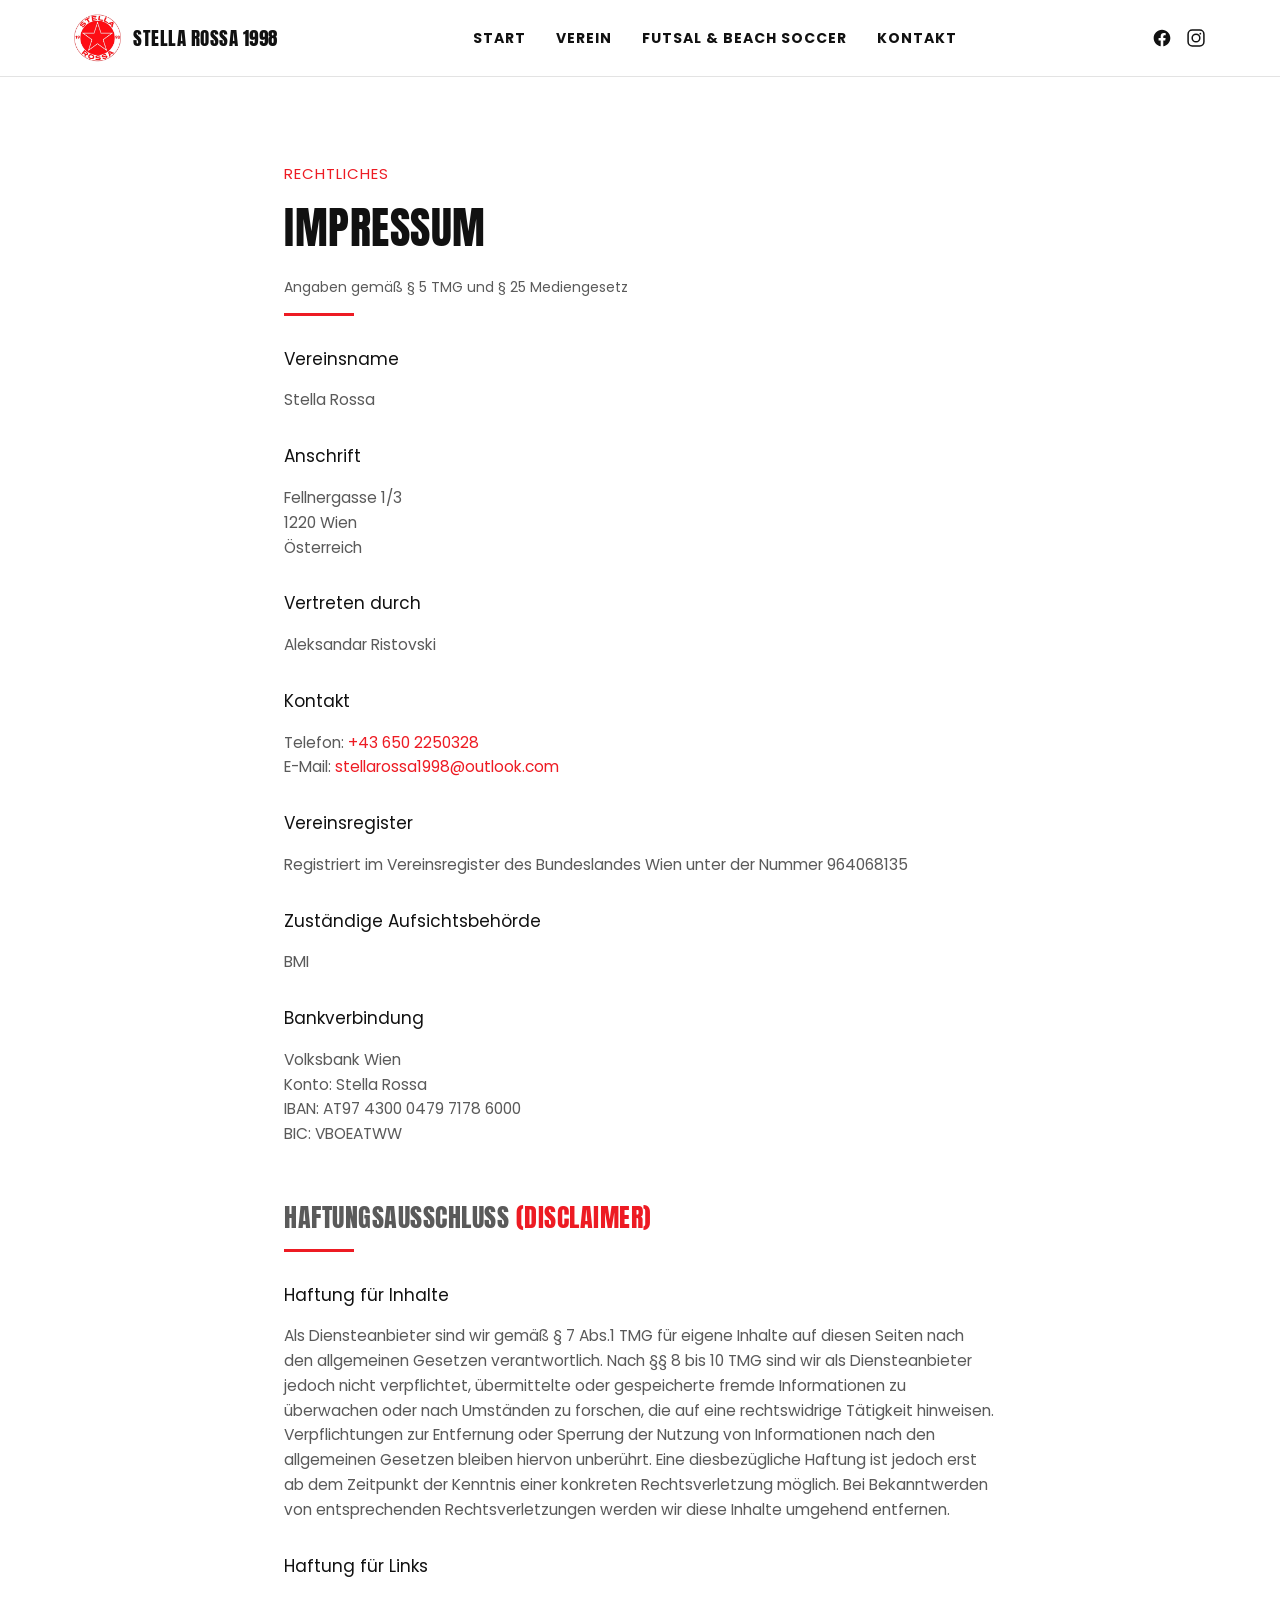
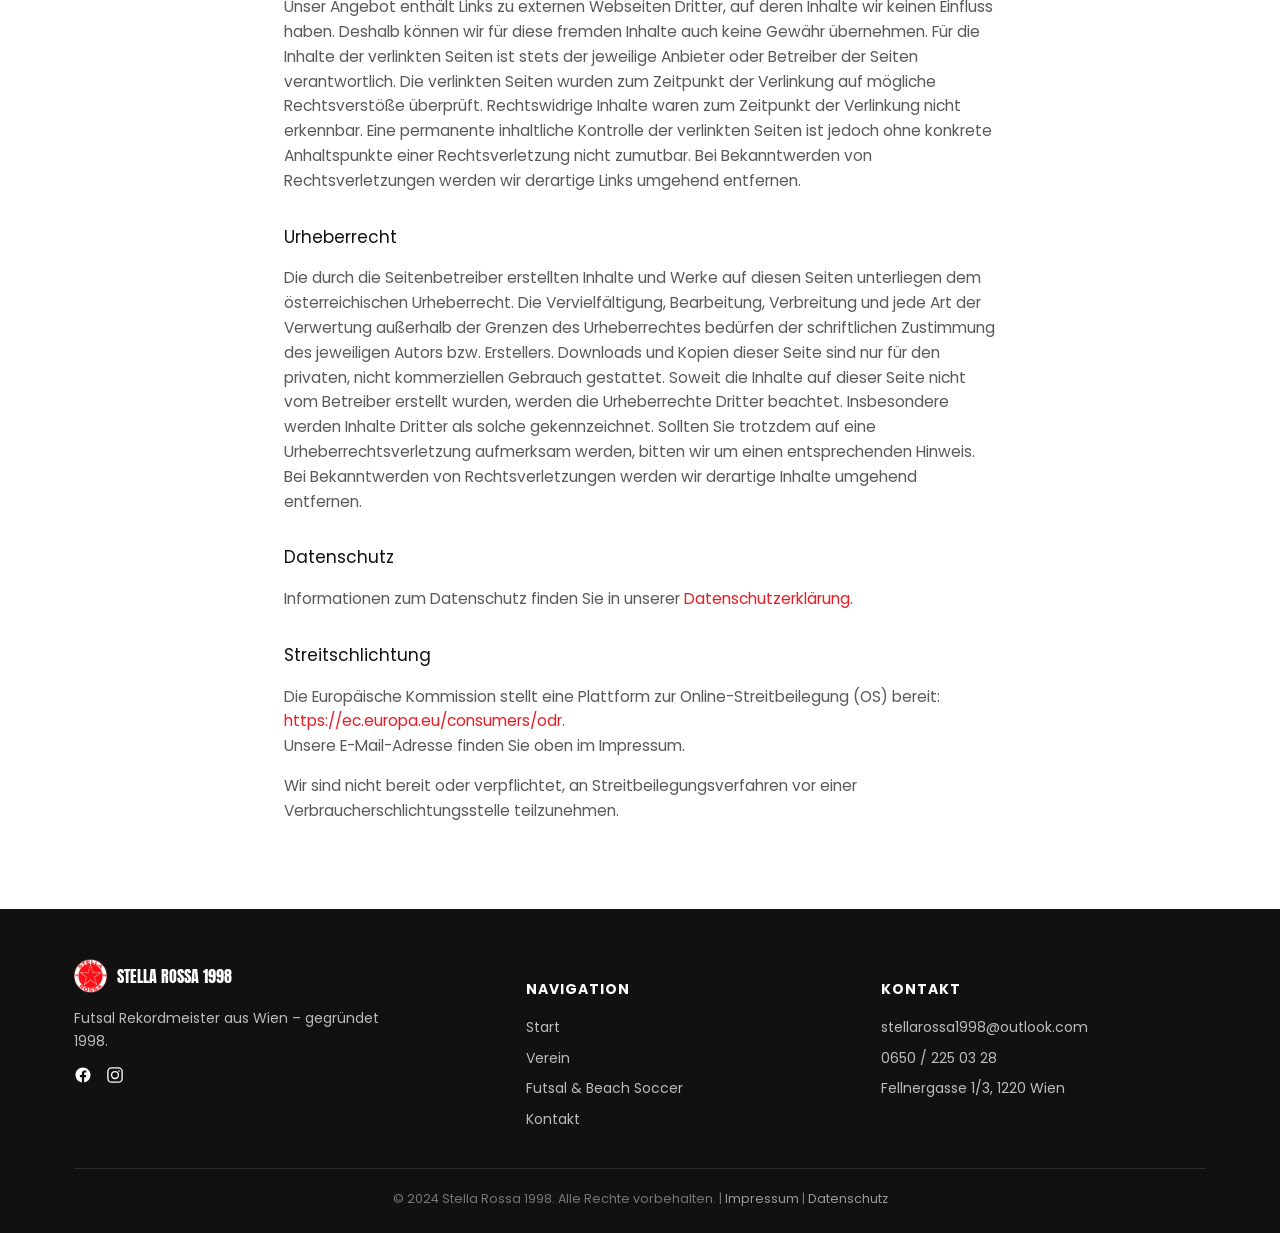
<file: impressum.html>
<!DOCTYPE html>
<html lang="de">
<head>
<meta charset="UTF-8">
<meta name="viewport" content="width=device-width, initial-scale=1.0">
<title>Impressum | Stella Rossa</title>
<meta name="description" content="Impressum von Stella Rossa 1998 gemäß § 5 TMG und § 25 Mediengesetz.">
<link rel="icon" href="img/logo.png">
<link rel="preload" href="fonts/anton-latin-400-normal.woff2" as="font" type="font/woff2" crossorigin>
<link rel="stylesheet" href="css/style.css">
<noscript><style>.reveal{opacity:1!important; transform:none!important;}</style></noscript>
</head>
<body>

<header class="site-header">
  <div class="inner">
    <a class="brand" href="index.html">
      <img src="img/logo.png" alt="Stella Rossa Logo">
      <span>STELLA ROSSA 1998</span>
    </a>
    <button class="nav-toggle" id="navToggle" aria-label="Menü öffnen">
      <span></span><span></span><span></span>
    </button>
    <nav class="main-nav" id="mainNav">
      <a href="index.html">Start</a>
      <a href="verein.html">Verein</a>
      <a href="futsal-beachsoccer.html">Futsal &amp; Beach Soccer</a>
      <a href="kontakt.html">Kontakt</a>
    </nav>
    <div class="header-social">
      <a href="https://www.facebook.com/StellaRossaWien" target="_blank" rel="noopener"><img src="img/icon-facebook-dark.svg" alt="Facebook"></a>
      <a href="https://www.instagram.com/stellarossa1998/" target="_blank" rel="noopener"><img src="img/icon-instagram-dark.svg" alt="Instagram"></a>
    </div>
  </div>
</header>

<section style="padding-top:70px;">
  <div class="container" style="max-width:760px;">
    <p class="section-sub" style="margin-bottom:6px; color:var(--red)">Rechtliches</p>
    <h1 class="section-title">Impressum</h1>
    <p style="color:var(--gray); font-size:14px; margin-bottom:10px;">Angaben gemäß § 5 TMG und § 25 Mediengesetz</p>
    <div class="rule"></div>

    <div class="reveal" style="color:var(--gray); font-size:15.5px;">

      <h3 style="font-family:var(--font-body); text-transform:none; letter-spacing:0; font-size:17px; color:var(--black); margin-top:30px;">Vereinsname</h3>
      <p>Stella Rossa</p>

      <h3 style="font-family:var(--font-body); text-transform:none; letter-spacing:0; font-size:17px; color:var(--black); margin-top:30px;">Anschrift</h3>
      <p>Fellnergasse 1/3<br>1220 Wien<br>Österreich</p>

      <h3 style="font-family:var(--font-body); text-transform:none; letter-spacing:0; font-size:17px; color:var(--black); margin-top:30px;">Vertreten durch</h3>
      <p>Aleksandar Ristovski</p>

      <h3 style="font-family:var(--font-body); text-transform:none; letter-spacing:0; font-size:17px; color:var(--black); margin-top:30px;">Kontakt</h3>
      <p>Telefon: <a href="tel:+436502250328" style="color:var(--red);">+43 650 2250328</a><br>
      E-Mail: <a href="mailto:stellarossa1998@outlook.com" style="color:var(--red);">stellarossa1998@outlook.com</a></p>

      <h3 style="font-family:var(--font-body); text-transform:none; letter-spacing:0; font-size:17px; color:var(--black); margin-top:30px;">Vereinsregister</h3>
      <p>Registriert im Vereinsregister des Bundeslandes Wien unter der Nummer 964068135</p>

      <h3 style="font-family:var(--font-body); text-transform:none; letter-spacing:0; font-size:17px; color:var(--black); margin-top:30px;">Zuständige Aufsichtsbehörde</h3>
      <p>BMI</p>

      <h3 style="font-family:var(--font-body); text-transform:none; letter-spacing:0; font-size:17px; color:var(--black); margin-top:30px;">Bankverbindung</h3>
      <p>Volksbank Wien<br>
      Konto: Stella Rossa<br>
      IBAN: AT97 4300 0479 7178 6000<br>
      BIC: VBOEATWW</p>

      <h2 class="section-title" style="font-size:26px; margin-top:50px;">Haftungsausschluss <span class="accent">(Disclaimer)</span></h2>
      <div class="rule" style="margin-top:10px;"></div>

      <h3 style="font-family:var(--font-body); text-transform:none; letter-spacing:0; font-size:17px; color:var(--black); margin-top:30px;">Haftung für Inhalte</h3>
      <p>Als Diensteanbieter sind wir gemäß § 7 Abs.1 TMG für eigene Inhalte auf diesen Seiten nach den allgemeinen Gesetzen verantwortlich. Nach §§ 8 bis 10 TMG sind wir als Diensteanbieter jedoch nicht verpflichtet, übermittelte oder gespeicherte fremde Informationen zu überwachen oder nach Umständen zu forschen, die auf eine rechtswidrige Tätigkeit hinweisen. Verpflichtungen zur Entfernung oder Sperrung der Nutzung von Informationen nach den allgemeinen Gesetzen bleiben hiervon unberührt. Eine diesbezügliche Haftung ist jedoch erst ab dem Zeitpunkt der Kenntnis einer konkreten Rechtsverletzung möglich. Bei Bekanntwerden von entsprechenden Rechtsverletzungen werden wir diese Inhalte umgehend entfernen.</p>

      <h3 style="font-family:var(--font-body); text-transform:none; letter-spacing:0; font-size:17px; color:var(--black); margin-top:30px;">Haftung für Links</h3>
      <p>Unser Angebot enthält Links zu externen Webseiten Dritter, auf deren Inhalte wir keinen Einfluss haben. Deshalb können wir für diese fremden Inhalte auch keine Gewähr übernehmen. Für die Inhalte der verlinkten Seiten ist stets der jeweilige Anbieter oder Betreiber der Seiten verantwortlich. Die verlinkten Seiten wurden zum Zeitpunkt der Verlinkung auf mögliche Rechtsverstöße überprüft. Rechtswidrige Inhalte waren zum Zeitpunkt der Verlinkung nicht erkennbar. Eine permanente inhaltliche Kontrolle der verlinkten Seiten ist jedoch ohne konkrete Anhaltspunkte einer Rechtsverletzung nicht zumutbar. Bei Bekanntwerden von Rechtsverletzungen werden wir derartige Links umgehend entfernen.</p>

      <h3 style="font-family:var(--font-body); text-transform:none; letter-spacing:0; font-size:17px; color:var(--black); margin-top:30px;">Urheberrecht</h3>
      <p>Die durch die Seitenbetreiber erstellten Inhalte und Werke auf diesen Seiten unterliegen dem österreichischen Urheberrecht. Die Vervielfältigung, Bearbeitung, Verbreitung und jede Art der Verwertung außerhalb der Grenzen des Urheberrechtes bedürfen der schriftlichen Zustimmung des jeweiligen Autors bzw. Erstellers. Downloads und Kopien dieser Seite sind nur für den privaten, nicht kommerziellen Gebrauch gestattet. Soweit die Inhalte auf dieser Seite nicht vom Betreiber erstellt wurden, werden die Urheberrechte Dritter beachtet. Insbesondere werden Inhalte Dritter als solche gekennzeichnet. Sollten Sie trotzdem auf eine Urheberrechtsverletzung aufmerksam werden, bitten wir um einen entsprechenden Hinweis. Bei Bekanntwerden von Rechtsverletzungen werden wir derartige Inhalte umgehend entfernen.</p>

      <h3 style="font-family:var(--font-body); text-transform:none; letter-spacing:0; font-size:17px; color:var(--black); margin-top:30px;">Datenschutz</h3>
      <p>Informationen zum Datenschutz finden Sie in unserer <a href="datenschutz.html" style="color:var(--red);">Datenschutzerklärung</a>.</p>

      <h3 style="font-family:var(--font-body); text-transform:none; letter-spacing:0; font-size:17px; color:var(--black); margin-top:30px;">Streitschlichtung</h3>
      <p>Die Europäische Kommission stellt eine Plattform zur Online-Streitbeilegung (OS) bereit: <a href="https://ec.europa.eu/consumers/odr" target="_blank" rel="noopener" style="color:var(--red);">https://ec.europa.eu/consumers/odr</a>.<br>
      Unsere E-Mail-Adresse finden Sie oben im Impressum.</p>
      <p>Wir sind nicht bereit oder verpflichtet, an Streitbeilegungsverfahren vor einer Verbraucherschlichtungsstelle teilzunehmen.</p>

    </div>
  </div>
</section>

<footer>
  <div class="container">
    <div class="footer-grid">
      <div>
        <div class="footer-brand">
          <img src="img/logo.png" alt="Stella Rossa Logo">
          <span>STELLA ROSSA 1998</span>
        </div>
        <p style="max-width:320px;">Futsal Rekordmeister aus Wien – gegründet 1998.</p>
        <div class="footer-social">
          <a href="https://www.facebook.com/StellaRossaWien" target="_blank" rel="noopener"><img src="img/icon-facebook-white.svg" alt="Facebook"></a>
          <a href="https://www.instagram.com/stellarossa1998/" target="_blank" rel="noopener"><img src="img/icon-instagram-white.svg" alt="Instagram"></a>
        </div>
      </div>
      <div>
        <h4>Navigation</h4>
        <a href="index.html">Start</a>
        <a href="verein.html">Verein</a>
        <a href="futsal-beachsoccer.html">Futsal &amp; Beach Soccer</a>
        <a href="kontakt.html">Kontakt</a>
      </div>
      <div>
        <h4>Kontakt</h4>
        <a href="mailto:stellarossa1998@outlook.com">stellarossa1998@outlook.com</a>
        <a href="tel:+436502250328">0650 / 225 03 28</a>
        <a>Fellnergasse 1/3, 1220 Wien</a>
      </div>
    </div>
    <div class="footer-bottom">© 2024 Stella Rossa 1998. Alle Rechte vorbehalten. | <a href="impressum.html" style="color:#999;">Impressum</a> | <a href="datenschutz.html" style="color:#999;">Datenschutz</a></div>
  </div>
</footer>

<script src="js/script.js"></script>
</body>
</html>
</file>
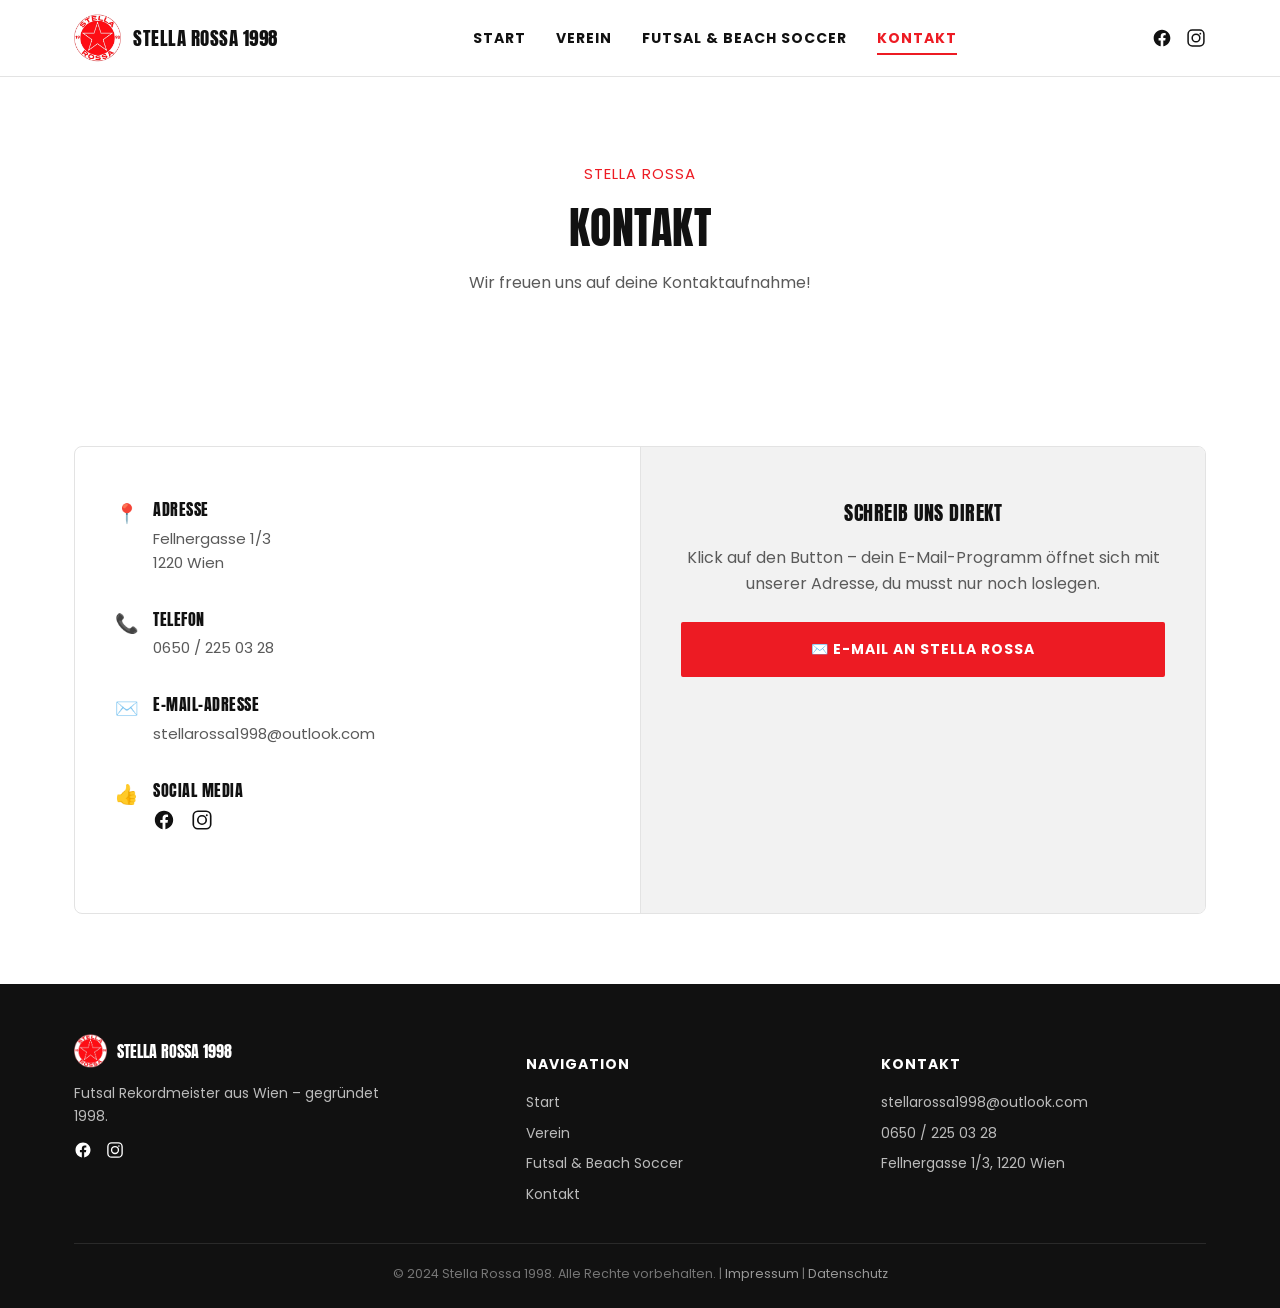
<file: kontakt.html>
<!DOCTYPE html>
<html lang="de">
<head>
<meta charset="UTF-8">
<meta name="viewport" content="width=device-width, initial-scale=1.0">
<title>Kontakt | Stella Rossa</title>
<meta name="description" content="Kontaktiere Stella Rossa 1998 – Adresse, Telefon, E-Mail und Social Media.">
<link rel="icon" href="img/logo.png">
<link rel="preload" href="fonts/anton-latin-400-normal.woff2" as="font" type="font/woff2" crossorigin>
<link rel="stylesheet" href="css/style.css">
<noscript><style>.reveal{opacity:1!important; transform:none!important;}</style></noscript>
</head>
<body>

<header class="site-header">
  <div class="inner">
    <a class="brand" href="index.html">
      <img src="img/logo.png" alt="Stella Rossa Logo">
      <span>STELLA ROSSA 1998</span>
    </a>
    <button class="nav-toggle" id="navToggle" aria-label="Menü öffnen">
      <span></span><span></span><span></span>
    </button>
    <nav class="main-nav" id="mainNav">
      <a href="index.html">Start</a>
      <a href="verein.html">Verein</a>
      <a href="futsal-beachsoccer.html">Futsal &amp; Beach Soccer</a>
      <a href="kontakt.html" class="active">Kontakt</a>
    </nav>
    <div class="header-social">
      <a href="https://www.facebook.com/StellaRossaWien" target="_blank" rel="noopener"><img src="img/icon-facebook-dark.svg" alt="Facebook"></a>
      <a href="https://www.instagram.com/stellarossa1998/" target="_blank" rel="noopener"><img src="img/icon-instagram-dark.svg" alt="Instagram"></a>
    </div>
  </div>
</header>

<section style="padding-top:70px; text-align:center;">
  <div class="container">
    <p class="section-sub" style="margin-bottom:6px; color:var(--red)">Stella Rossa</p>
    <h1 class="section-title">Kontakt</h1>
    <p style="color:var(--gray); max-width:480px; margin:0 auto 10px;">Wir freuen uns auf deine Kontaktaufnahme!</p>
  </div>
</section>

<section>
  <div class="container">
    <div class="kontakt-grid reveal">
      <div class="kontakt-col">
        <div class="info-item">
          <div style="width:22px; height:22px; flex:none; margin-top:2px; font-size:19px;">📍</div>
          <div>
            <h3>Adresse</h3>
            <p>Fellnergasse 1/3<br>1220 Wien</p>
          </div>
        </div>
        <div class="info-item">
          <div style="width:22px; height:22px; flex:none; margin-top:2px; font-size:19px;">📞</div>
          <div>
            <h3>Telefon</h3>
            <p><a href="tel:+436502250328">0650 / 225 03 28</a></p>
          </div>
        </div>
        <div class="info-item">
          <div style="width:22px; height:22px; flex:none; margin-top:2px; font-size:19px;">✉️</div>
          <div>
            <h3>E-Mail-Adresse</h3>
            <p><a href="mailto:stellarossa1998@outlook.com">stellarossa1998@outlook.com</a></p>
          </div>
        </div>
        <div class="info-item">
          <div style="width:22px; height:22px; flex:none; margin-top:2px; font-size:19px;">👍</div>
          <div>
            <h3>Social Media</h3>
            <div class="social-row">
              <a href="https://www.facebook.com/StellaRossaWien" target="_blank" rel="noopener"><img src="img/icon-facebook-dark.svg" alt="Facebook"></a>
              <a href="https://www.instagram.com/stellarossa1998/" target="_blank" rel="noopener"><img src="img/icon-instagram-dark.svg" alt="Instagram"></a>
            </div>
          </div>
        </div>
      </div>
      <div class="kontakt-col mail-card">
        <h3 style="font-size:20px; margin-bottom:12px;">Schreib uns direkt</h3>
        <p>Klick auf den Button – dein E-Mail-Programm öffnet sich mit unserer Adresse, du musst nur noch loslegen.</p>
        <a class="btn btn-solid" href="mailto:stellarossa1998@outlook.com?subject=Kontaktanfrage%20über%20die%20Website">✉️ E-Mail an Stella Rossa</a>
      </div>
    </div>
  </div>
</section>

<footer>
  <div class="container">
    <div class="footer-grid">
      <div>
        <div class="footer-brand">
          <img src="img/logo.png" alt="Stella Rossa Logo">
          <span>STELLA ROSSA 1998</span>
        </div>
        <p style="max-width:320px;">Futsal Rekordmeister aus Wien – gegründet 1998.</p>
        <div class="footer-social">
          <a href="https://www.facebook.com/StellaRossaWien" target="_blank" rel="noopener"><img src="img/icon-facebook-white.svg" alt="Facebook"></a>
          <a href="https://www.instagram.com/stellarossa1998/" target="_blank" rel="noopener"><img src="img/icon-instagram-white.svg" alt="Instagram"></a>
        </div>
      </div>
      <div>
        <h4>Navigation</h4>
        <a href="index.html">Start</a>
        <a href="verein.html">Verein</a>
        <a href="futsal-beachsoccer.html">Futsal &amp; Beach Soccer</a>
        <a href="kontakt.html">Kontakt</a>
      </div>
      <div>
        <h4>Kontakt</h4>
        <a href="mailto:stellarossa1998@outlook.com">stellarossa1998@outlook.com</a>
        <a href="tel:+436502250328">0650 / 225 03 28</a>
        <a>Fellnergasse 1/3, 1220 Wien</a>
      </div>
    </div>
    <div class="footer-bottom">© 2024 Stella Rossa 1998. Alle Rechte vorbehalten. | <a href="impressum.html" style="color:#999;">Impressum</a> | <a href="datenschutz.html" style="color:#999;">Datenschutz</a></div>
  </div>
</footer>

<script src="js/script.js"></script>
</body>
</html>
</file>
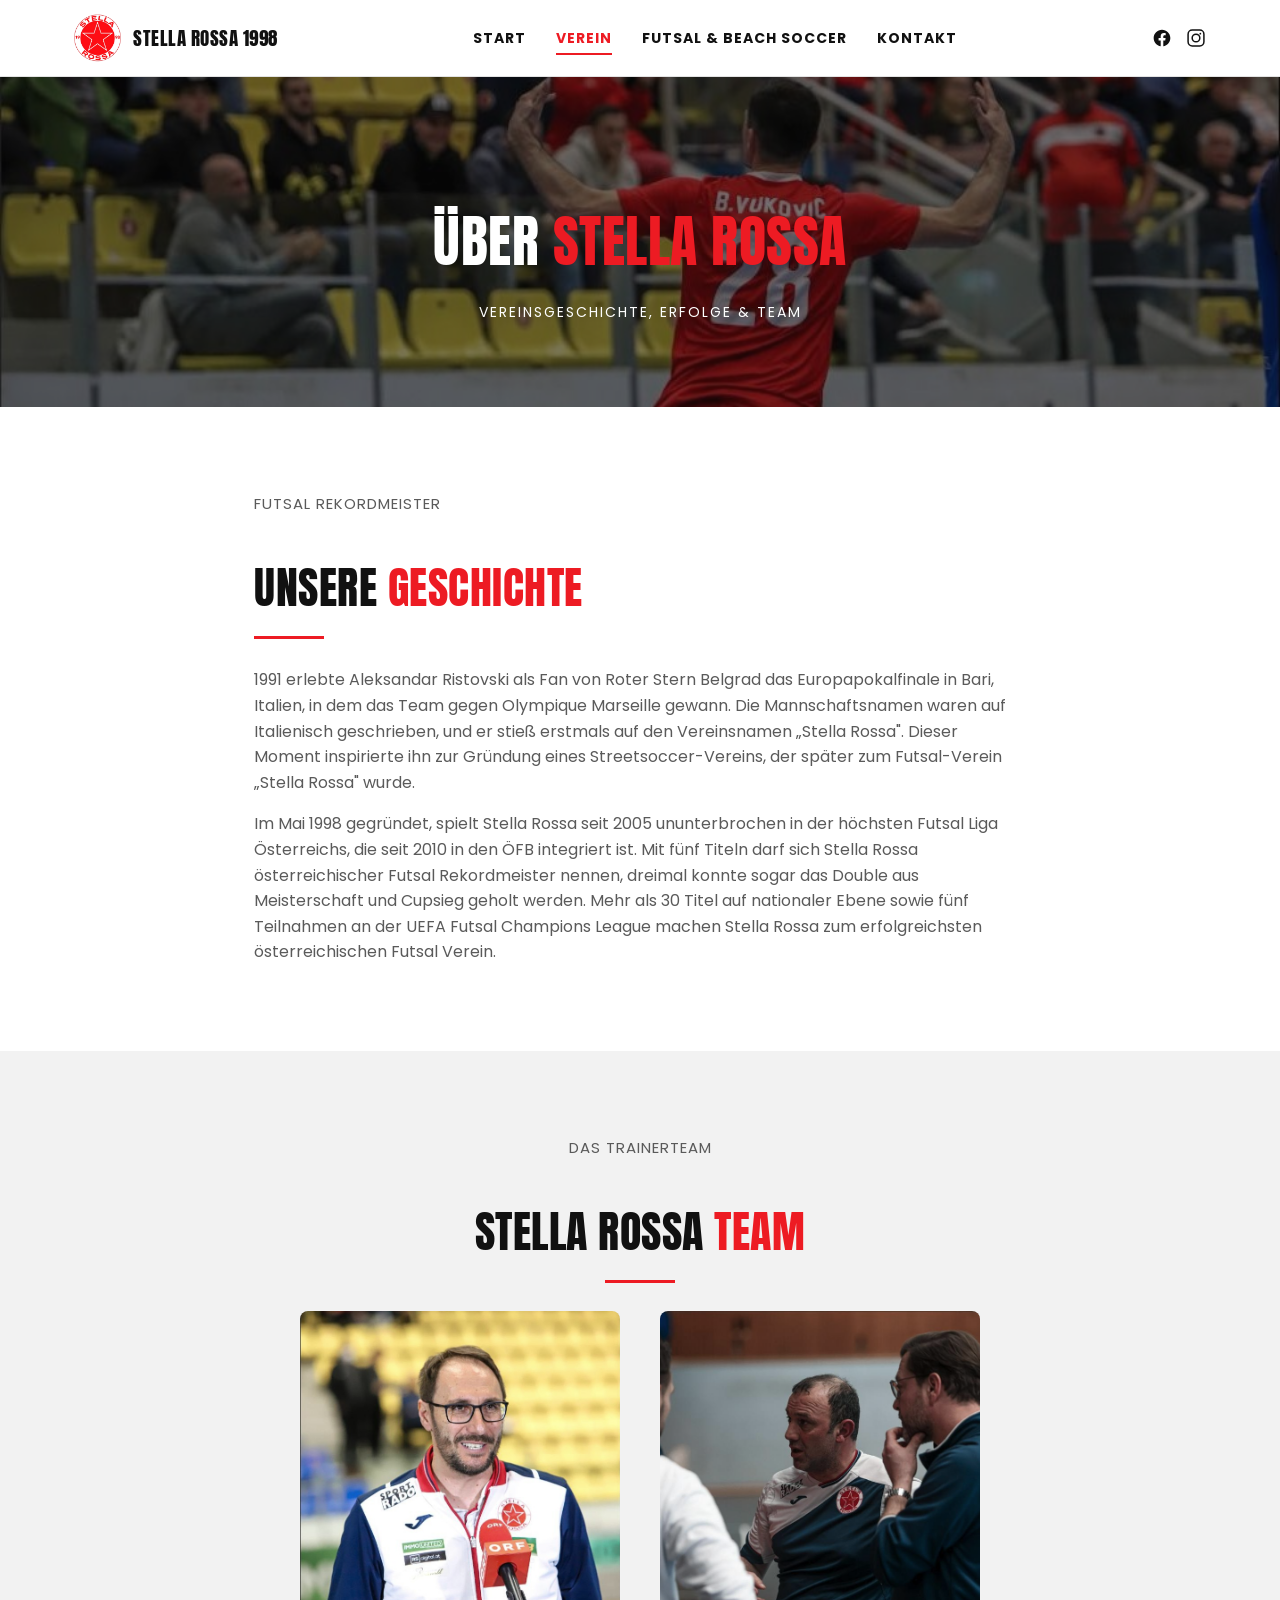
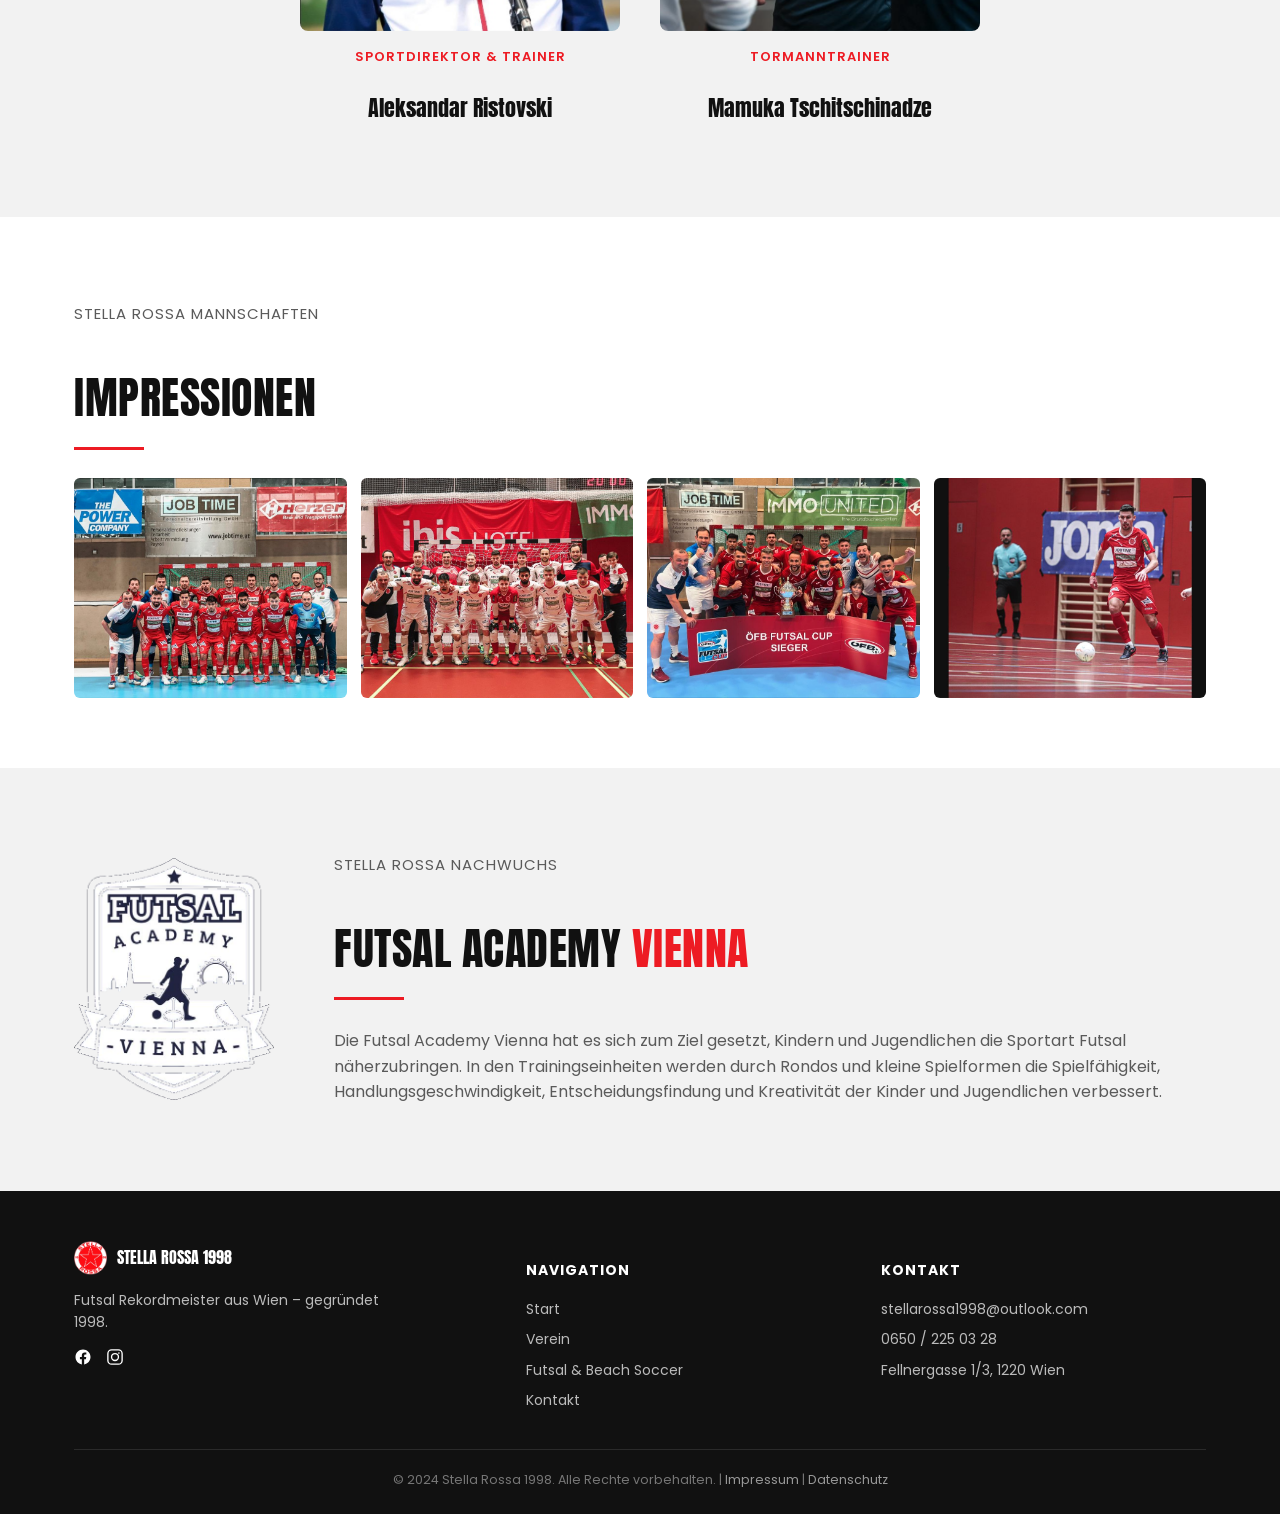
<file: verein.html>
<!DOCTYPE html>
<html lang="de">
<head>
<meta charset="UTF-8">
<meta name="viewport" content="width=device-width, initial-scale=1.0">
<title>Verein | Stella Rossa</title>
<meta name="description" content="Vereinsgeschichte, Trainerteam und Nachwuchs von Stella Rossa 1998.">
<link rel="icon" href="img/logo.png">
<link rel="preload" href="fonts/anton-latin-400-normal.woff2" as="font" type="font/woff2" crossorigin>
<link rel="stylesheet" href="css/style.css">
<noscript><style>.reveal{opacity:1!important; transform:none!important;}</style></noscript>
</head>
<body>

<header class="site-header">
  <div class="inner">
    <a class="brand" href="index.html">
      <img src="img/logo.png" alt="Stella Rossa Logo">
      <span>STELLA ROSSA 1998</span>
    </a>
    <button class="nav-toggle" id="navToggle" aria-label="Menü öffnen">
      <span></span><span></span><span></span>
    </button>
    <nav class="main-nav" id="mainNav">
      <a href="index.html">Start</a>
      <a href="verein.html" class="active">Verein</a>
      <a href="futsal-beachsoccer.html">Futsal &amp; Beach Soccer</a>
      <a href="kontakt.html">Kontakt</a>
    </nav>
    <div class="header-social">
      <a href="https://www.facebook.com/StellaRossaWien" target="_blank" rel="noopener"><img src="img/icon-facebook-dark.svg" alt="Facebook"></a>
      <a href="https://www.instagram.com/stellarossa1998/" target="_blank" rel="noopener"><img src="img/icon-instagram-dark.svg" alt="Instagram"></a>
    </div>
  </div>
</header>

<section class="page-hero" style="background-image:url('img/verein_hero_fans.jpg');">
  <div class="page-hero-inner">
    <h1><span style="color:#fff">Über</span> <span style="color:var(--red)">Stella Rossa</span></h1>
    <p>Vereinsgeschichte, Erfolge &amp; Team</p>
  </div>
</section>

<section>
  <div class="container reveal" style="max-width:820px;">
    <p class="section-sub">Futsal Rekordmeister</p>
    <h2 class="section-title">Unsere <span class="accent">Geschichte</span></h2>
    <div class="rule"></div>
    <p style="color:var(--gray)">
      1991 erlebte Aleksandar Ristovski als Fan von Roter Stern Belgrad das Europapokalfinale in Bari, Italien,
      in dem das Team gegen Olympique Marseille gewann. Die Mannschaftsnamen waren auf Italienisch geschrieben,
      und er stieß erstmals auf den Vereinsnamen „Stella Rossa". Dieser Moment inspirierte ihn zur Gründung eines
      Streetsoccer-Vereins, der später zum Futsal-Verein „Stella Rossa" wurde.
    </p>
    <p style="color:var(--gray)">
      Im Mai 1998 gegründet, spielt Stella Rossa seit 2005 ununterbrochen in der höchsten Futsal Liga Österreichs,
      die seit 2010 in den ÖFB integriert ist. Mit fünf Titeln darf sich Stella Rossa österreichischer Futsal
      Rekordmeister nennen, dreimal konnte sogar das Double aus Meisterschaft und Cupsieg geholt werden. Mehr als
      30 Titel auf nationaler Ebene sowie fünf Teilnahmen an der UEFA Futsal Champions League machen Stella Rossa
      zum erfolgreichsten österreichischen Futsal Verein.
    </p>
  </div>
</section>

<section class="section-alt">
  <div class="container center">
    <p class="section-sub reveal">Das Trainerteam</p>
    <h2 class="section-title reveal">Stella Rossa <span class="accent">Team</span></h2>
    <div class="rule reveal"></div>
    <div class="team-grid" style="margin-top:20px; text-align:left;">
      <div class="team-card reveal">
        <div class="photo-wrap"><img src="img/coach_ristovski.jpg" alt="Aleksandar Ristovski"></div>
        <p class="role">Sportdirektor &amp; Trainer</p>
        <p class="name">Aleksandar Ristovski</p>
      </div>
      <div class="team-card reveal">
        <div class="photo-wrap"><img src="img/coach_tschitschinadze.jpg" alt="Mamuka Tschitschinadze"></div>
        <p class="role">Tormanntrainer</p>
        <p class="name">Mamuka Tschitschinadze</p>
      </div>
    </div>
  </div>
</section>

<section>
  <div class="container">
    <p class="section-sub reveal">Stella Rossa Mannschaften</p>
    <h2 class="section-title reveal">Impressionen</h2>
    <div class="rule reveal"></div>
    <div class="gallery-grid" style="margin-top:20px;">
      <div class="gallery-item reveal"><img src="img/team_photo_red.jpg" alt="Mannschaftsfoto Stella Rossa"></div>
      <div class="gallery-item reveal"><img src="img/team_photo_white.jpg" alt="Mannschaftsfoto Auswärtstrikot"></div>
      <div class="gallery-item reveal"><img src="img/team_trophy_oefb_cup.jpg" alt="ÖFB Futsal Cup Sieger"></div>
      <div class="gallery-item reveal"><img src="img/action_dribbling.jpg" alt="Spielszene Stella Rossa"></div>
    </div>
  </div>
</section>

<section class="section-alt">
  <div class="container nachwuchs">
    <img class="reveal" src="img/futsal_academy_vienna_logo.png" alt="Futsal Academy Vienna Logo">
    <div class="reveal">
      <p class="section-sub">Stella Rossa Nachwuchs</p>
      <h2 class="section-title">Futsal Academy <span class="accent">Vienna</span></h2>
      <div class="rule"></div>
      <p style="color:var(--gray)">
        Die Futsal Academy Vienna hat es sich zum Ziel gesetzt, Kindern und Jugendlichen die Sportart Futsal
        näherzubringen. In den Trainingseinheiten werden durch Rondos und kleine Spielformen die Spielfähigkeit,
        Handlungsgeschwindigkeit, Entscheidungsfindung und Kreativität der Kinder und Jugendlichen verbessert.
      </p>
    </div>
  </div>
</section>

<footer>
  <div class="container">
    <div class="footer-grid">
      <div>
        <div class="footer-brand">
          <img src="img/logo.png" alt="Stella Rossa Logo">
          <span>STELLA ROSSA 1998</span>
        </div>
        <p style="max-width:320px;">Futsal Rekordmeister aus Wien – gegründet 1998.</p>
        <div class="footer-social">
          <a href="https://www.facebook.com/StellaRossaWien" target="_blank" rel="noopener"><img src="img/icon-facebook-white.svg" alt="Facebook"></a>
          <a href="https://www.instagram.com/stellarossa1998/" target="_blank" rel="noopener"><img src="img/icon-instagram-white.svg" alt="Instagram"></a>
        </div>
      </div>
      <div>
        <h4>Navigation</h4>
        <a href="index.html">Start</a>
        <a href="verein.html">Verein</a>
        <a href="futsal-beachsoccer.html">Futsal &amp; Beach Soccer</a>
        <a href="kontakt.html">Kontakt</a>
      </div>
      <div>
        <h4>Kontakt</h4>
        <a href="mailto:stellarossa1998@outlook.com">stellarossa1998@outlook.com</a>
        <a href="tel:+436502250328">0650 / 225 03 28</a>
        <a>Fellnergasse 1/3, 1220 Wien</a>
      </div>
    </div>
    <div class="footer-bottom">© 2024 Stella Rossa 1998. Alle Rechte vorbehalten. | <a href="impressum.html" style="color:#999;">Impressum</a> | <a href="datenschutz.html" style="color:#999;">Datenschutz</a></div>
  </div>
</footer>

<script src="js/script.js"></script>
</body>
</html>
</file>
<file: css/style.css>
/* ===== Stella Rossa 1998 – Statische Seite ===== */

/* Schriften lokal eingebunden (kein Google-Server nötig) */
@font-face{font-family:'Anton';font-style:normal;font-weight:400;font-display:swap;src:url('../fonts/anton-latin-400-normal.woff2') format('woff2');}
@font-face{font-family:'Poppins';font-style:normal;font-weight:400;font-display:swap;src:url('../fonts/poppins-latin-400-normal.woff2') format('woff2');}
@font-face{font-family:'Poppins';font-style:normal;font-weight:600;font-display:swap;src:url('../fonts/poppins-latin-600-normal.woff2') format('woff2');}
@font-face{font-family:'Poppins';font-style:normal;font-weight:700;font-display:swap;src:url('../fonts/poppins-latin-700-normal.woff2') format('woff2');}
@font-face{font-family:'Poppins';font-style:normal;font-weight:800;font-display:swap;src:url('../fonts/poppins-latin-800-normal.woff2') format('woff2');}

:root{
  --red: #ED1B23;
  --red-dark: #C4141B;
  --black: #111111;
  --gray: #5a5a5a;
  --gray-light: #f2f2f2;
  --border: #e3e3e3;
  --white: #ffffff;
  --max: 1180px;
  --font-display: 'Anton', sans-serif;
  --font-body: 'Poppins', Arial, sans-serif;
}

*{box-sizing:border-box;}
html{scroll-behavior:smooth;}
body{
  margin:0;
  font-family: var(--font-body);
  color: var(--black);
  background: var(--white);
  line-height:1.6;
}
img{max-width:100%; display:block;}
a{color:inherit; text-decoration:none;}
ul{margin:0; padding:0; list-style:none;}
.container{max-width:var(--max); margin:0 auto; padding:0 24px;}

h1,h2,h3{
  font-family: var(--font-display);
  font-weight:400;
  text-transform:uppercase;
  letter-spacing:0.5px;
  margin:0 0 8px;
}
.section-title{
  font-size:clamp(28px,4vw,44px);
  margin-bottom:8px;
}
.section-title .accent{color:var(--red);}
.section-sub{
  color:var(--gray);
  font-size:15px;
  letter-spacing:1px;
  text-transform:uppercase;
  margin-bottom:36px;
}
.rule{
  width:70px; height:3px; background:var(--red);
  margin:14px 0 28px;
}
.center{text-align:center;}
.center .rule{margin-left:auto; margin-right:auto;}

section{padding:70px 0;}
.section-alt{background:var(--gray-light);}

/* ---------- Buttons ---------- */
.btn{
  display:inline-block;
  font-family: var(--font-body);
  font-weight:700;
  text-transform:uppercase;
  letter-spacing:1px;
  font-size:14px;
  padding:14px 30px;
  border:2px solid var(--red);
  color:var(--red);
  background:transparent;
  border-radius:2px;
  transition: all .2s ease;
  cursor:pointer;
}
.btn:hover{background:var(--red); color:var(--white); transform:translateY(-3px); box-shadow:0 10px 22px rgba(237,27,35,.22);}
.btn-solid{
  background:var(--red);
  color:var(--white);
}
.btn-solid:hover{background:var(--red-dark); border-color:var(--red-dark); transform:translateY(-3px); box-shadow:0 10px 24px rgba(0,0,0,.2);}
.btn:active, .btn-solid:active{transform:translateY(-1px);}

/* ---------- Header ---------- */
.site-header{
  position:sticky; top:0; z-index:100;
  background:var(--white);
  border-bottom:1px solid var(--border);
  transition: box-shadow .3s ease, padding .3s ease;
}
.site-header.scrolled{
  box-shadow:0 6px 24px rgba(0,0,0,.08);
}
.site-header .inner{
  max-width:var(--max); margin:0 auto; padding:14px 24px;
  display:flex; align-items:center; justify-content:space-between;
  gap:20px;
}
.brand{display:flex; align-items:center; gap:12px;}
.brand img{height:48px; width:auto; transition:transform .35s ease;}
.brand:hover img{transform:rotate(-8deg) scale(1.06);}
.brand span{
  font-family:var(--font-display);
  font-size:19px;
  letter-spacing:0.5px;
  white-space:nowrap;
}
nav.main-nav{display:flex; gap:30px;}
nav.main-nav a{
  position:relative;
  font-weight:700;
  font-size:14px;
  letter-spacing:1px;
  text-transform:uppercase;
  color:var(--black);
  padding:6px 0;
  transition:color .2s ease;
}
nav.main-nav a::after{
  content:"";
  position:absolute; left:0; right:0; bottom:0;
  height:2px; background:var(--red);
  transform:scaleX(0);
  transform-origin:left;
  transition:transform .28s ease;
}
nav.main-nav a:hover, nav.main-nav a.active{color:var(--red);}
nav.main-nav a:hover::after, nav.main-nav a.active::after{transform:scaleX(1);}
.header-social{display:flex; gap:14px; align-items:center;}
.header-social img{height:20px; width:20px; transition:transform .25s ease;}
.header-social a:hover img{transform:scale(1.22) translateY(-2px);}
.nav-toggle{display:none; background:none; border:none; cursor:pointer; padding:6px;}
.nav-toggle span{display:block; width:26px; height:3px; background:var(--black); margin:5px 0; transition:transform .3s ease, opacity .3s ease;}
.nav-toggle.open span:nth-child(1){transform:translateY(8px) rotate(45deg);}
.nav-toggle.open span:nth-child(2){opacity:0;}
.nav-toggle.open span:nth-child(3){transform:translateY(-8px) rotate(-45deg);}

@media (max-width: 860px){
  nav.main-nav{
    position:absolute; top:100%; left:0; right:0;
    background:var(--white);
    flex-direction:column;
    gap:0;
    border-bottom:1px solid var(--border);
    max-height:0;
    overflow:hidden;
    opacity:0;
    transition:max-height .4s ease, opacity .3s ease;
  }
  nav.main-nav.open{max-height:400px; opacity:1;}
  nav.main-nav a{padding:16px 24px; border-bottom:1px solid var(--border);}
  nav.main-nav a::after{display:none;}
  .nav-toggle{display:block;}
  .header-social{display:none;}
}

/* ---------- Hero (Home) ---------- */
.hero{
  position:relative;
  min-height:640px;
  display:flex; flex-direction:column; align-items:center; justify-content:flex-end;
  text-align:center;
  background: linear-gradient(rgba(0,0,0,.35), rgba(0,0,0,.55)), url('../img/arena_bw.jpg') center/cover no-repeat;
  color:var(--white);
  padding:60px 20px 50px;
}
.hero-logo{
  width:200px; height:auto;
  margin-bottom:10px;
  filter: drop-shadow(0 6px 18px rgba(0,0,0,.5));
  animation: heroPop .8s cubic-bezier(.25,.8,.25,1) both;
}
.hero h1{
  font-size:clamp(40px,9vw,96px);
  line-height:1;
  margin:0;
  animation: heroRise .9s .18s cubic-bezier(.25,.8,.25,1) both;
}
.hero h1 .white{color:var(--white);}
.hero h1 .red{color:var(--red);}

@keyframes heroPop{
  from{opacity:0; transform:translateY(-24px) scale(.85);}
  to{opacity:1; transform:none;}
}
@keyframes heroRise{
  from{opacity:0; transform:translateY(34px);}
  to{opacity:1; transform:none;}
}

/* ---------- Page hero (Verein / Kontakt) ---------- */
.page-hero{
  position:relative;
  padding:120px 20px 70px;
  text-align:center;
  color:var(--white);
  background-size:cover;
  background-position:center;
}
.page-hero::before{
  content:"";
  position:absolute; inset:0;
  background:rgba(10,10,10,.55);
}
.page-hero-inner{position:relative; z-index:1;}
.page-hero h1{font-size:clamp(32px,6vw,56px); animation: heroRise .8s cubic-bezier(.25,.8,.25,1) both;}
.page-hero p{font-size:14px; letter-spacing:2px; text-transform:uppercase; opacity:.9; animation: heroRise .8s .12s cubic-bezier(.25,.8,.25,1) both;}

/* ---------- Team banner (4 Spieler) ---------- */
.team-banner{padding:0;}
.team-banner .img-zoom{
  height:clamp(240px, 42vw, 600px);
}
.team-banner .img-zoom img{height:100%;}

/* ---------- 100er Club ---------- */
.club-section{background:var(--black); color:var(--white);}
.club-grid{
  display:grid; grid-template-columns: 1fr 1fr; gap:40px; align-items:center;
}
.club-grid .img-zoom{border-radius:6px;}
.club-grid .card-photo{
  max-width:420px;
  margin:0 auto;
  aspect-ratio:600/784;
}
.club-grid .card-photo img{height:100%;}
@media (max-width:760px){
  .club-grid .card-photo{max-width:320px;}
}
.club-list li{
  padding:8px 0 8px 26px;
  position:relative;
  color:#ddd;
}
.club-list li::before{
  content:"•"; color:var(--red); position:absolute; left:0; font-size:22px; line-height:1;
}
@media (max-width:760px){
  .club-grid{grid-template-columns:1fr;}
}

/* ---------- Aktuelles / Instagram callout ---------- */
.insta-callout{
  text-align:center;
  padding:70px 20px;
  background: var(--gray-light);
}
.insta-callout img.badge{width:60px; margin:0 auto 18px;}

/* ---------- Verein teaser (home) ---------- */
.teaser-grid{
  display:grid; grid-template-columns: 1fr 1fr; gap:50px; align-items:center;
}
.teaser-grid .img-zoom{border-radius:6px;}
@media (max-width:760px){
  .teaser-grid{grid-template-columns:1fr;}
}

/* ---------- Sponsors ---------- */
.sponsor-section{
  background:var(--red);
  color:var(--white);
}
.sponsor-section .section-sub{color:rgba(255,255,255,.75);}
.sponsor-section .section-title{color:var(--white);}
.sponsor-section .section-title .accent{color:var(--black);}
.sponsor-section .rule{background:var(--white);}

.sponsor-row{
  display:flex; flex-wrap:wrap; justify-content:center; align-items:center;
  gap:34px 64px;
  max-width:900px; margin:10px auto 0;
}
.sponsor-row img{width:auto; max-width:100%; transition:transform .3s ease;}
.sponsor-row img:hover{transform:scale(1.08);}
@media (max-width:760px){
  .sponsor-row{gap:28px 40px;}
  .sponsor-row img{height:auto!important; max-height:48px; max-width:42%;}
}

/* ---------- Image zoom wrapper (used across pages) ---------- */
.img-zoom{overflow:hidden; display:block;}
.img-zoom img{width:100%; height:100%; display:block; object-fit:cover; transition:transform .5s ease;}
.img-zoom:hover img{transform:scale(1.07);}

/* ---------- Team / Coaches ---------- */
.team-grid{
  display:grid;
  grid-template-columns:repeat(2,minmax(0,320px));
  justify-content:center;
  gap:40px;
}
.team-card{text-align:center;}
.team-card .photo-wrap{
  aspect-ratio:1/1;
  border-radius:8px;
  margin-bottom:16px;
  overflow:hidden;
}
.team-card .photo-wrap img{
  width:100%; height:100%; object-fit:cover; display:block;
  filter:grayscale(15%);
  transition:transform .5s ease;
}
.team-card .photo-wrap:hover img{transform:scale(1.08);}
.team-card .role{
  color:var(--red); font-size:13px; letter-spacing:1px; text-transform:uppercase; font-weight:600;
}
.team-card .name{
  font-family:var(--font-display);
  font-size:22px;
}
@media (max-width:760px){
  .team-grid{grid-template-columns:1fr; max-width:340px; margin:0 auto; gap:30px;}
}

/* ---------- Gallery ---------- */
.gallery-grid{
  display:grid;
  grid-template-columns:repeat(4,1fr);
  gap:14px;
}
.gallery-item{
  height:220px; border-radius:6px; overflow:hidden;
}
.gallery-item img{
  width:100%; height:100%; object-fit:cover; display:block;
  transition:transform .5s ease;
}
.gallery-item:hover img{transform:scale(1.08);}
@media (max-width:860px){
  .gallery-grid{grid-template-columns:repeat(2,1fr);}
}

/* ---------- Nachwuchs ---------- */
.nachwuchs{
  display:grid; grid-template-columns: 220px 1fr; gap:40px; align-items:center;
}
.nachwuchs img{max-width:200px;}
@media (max-width:700px){
  .nachwuchs{grid-template-columns:1fr; text-align:center;}
  .nachwuchs img{margin:0 auto;}
}

/* ---------- Kontakt ---------- */
.kontakt-grid{
  display:grid;
  grid-template-columns: 1fr 1fr;
  border:1px solid var(--border);
  border-radius:8px;
  overflow:hidden;
}
.kontakt-col{padding:50px 40px;}
.kontakt-col + .kontakt-col{border-left:1px solid var(--border); background:var(--gray-light);}
.info-item{display:flex; gap:16px; margin-bottom:32px;}
.info-item .icon{
  width:22px; height:22px; flex:none; margin-top:4px;
}
.info-item h3{font-size:16px; margin-bottom:4px;}
.info-item p{margin:0; color:var(--gray); font-size:15px;}
.kontakt-col .social-row{display:flex; gap:16px; margin-top:6px;}
.kontakt-col .social-row img{height:22px; width:22px; transition:transform .25s ease;}
.kontakt-col .social-row a:hover img{transform:scale(1.2) translateY(-2px);}

.mail-card{
  text-align:center;
}
.mail-card p{color:var(--gray); margin-bottom:26px;}
.mail-card .btn{width:100%; text-align:center;}

@media (max-width:760px){
  .kontakt-grid{grid-template-columns:1fr;}
  .kontakt-col + .kontakt-col{border-left:none; border-top:1px solid var(--border);}
}

/* ---------- Footer ---------- */
footer{
  background:var(--black);
  color:#bbb;
  padding:50px 0 24px;
  font-size:14px;
}
.footer-grid{
  display:grid;
  grid-template-columns: 1.3fr 1fr 1fr;
  gap:30px;
  margin-bottom:30px;
}
.footer-grid h4{
  color:var(--white);
  font-family:var(--font-body);
  font-weight:700;
  font-size:14px;
  letter-spacing:1px;
  text-transform:uppercase;
  margin-bottom:16px;
}
.footer-grid a{display:block; margin-bottom:8px; color:#bbb;}
.footer-grid a:hover{color:var(--red);}
.footer-brand{display:flex; align-items:center; gap:10px; margin-bottom:14px;}
.footer-brand img{height:34px;}
.footer-brand span{font-family:var(--font-display); color:var(--white); font-size:16px;}
.footer-social{display:flex; gap:14px; margin-top:10px;}
.footer-social img{height:18px; width:18px; transition:transform .25s ease;}
.footer-social a:hover img{transform:scale(1.25) translateY(-2px);}
.footer-bottom{
  border-top:1px solid #2a2a2a;
  padding-top:20px;
  text-align:center;
  font-size:12.5px;
  color:#777;
}
.footer-bottom a:hover{color:var(--red);}
@media (max-width:760px){
  .footer-grid{grid-template-columns:1fr;}
}

/* ---------- Scroll reveal ---------- */
.reveal{
  opacity:0;
  transform:translateY(30px);
  transition:opacity .7s cubic-bezier(.25,.8,.25,1), transform .7s cubic-bezier(.25,.8,.25,1);
}
.reveal.in-view{opacity:1; transform:none;}

/* staggered delays for grid children */
.team-grid .team-card.reveal:nth-child(2){transition-delay:.12s;}
.team-grid .team-card.reveal:nth-child(3){transition-delay:.24s;}
.gallery-grid .gallery-item.reveal:nth-child(2){transition-delay:.1s;}
.gallery-grid .gallery-item.reveal:nth-child(3){transition-delay:.2s;}
.gallery-grid .gallery-item.reveal:nth-child(4){transition-delay:.3s;}
.club-grid > .reveal:nth-child(2){transition-delay:.15s;}
.teaser-grid > .reveal:nth-child(2){transition-delay:.15s;}

@media (prefers-reduced-motion: reduce){
  .reveal{opacity:1; transform:none; transition:none;}
  .hero-logo, .hero h1, .page-hero h1, .page-hero p{animation:none;}
  .btn:hover, .btn-solid:hover{transform:none;}
  .img-zoom:hover img, .team-card .photo-wrap:hover img, .gallery-item:hover img, .sponsor-row img:hover{transform:none;}
}

/* ---------- Futsal & Beach Soccer ---------- */
.season-grid{
  display:grid; grid-template-columns:repeat(3,1fr); gap:24px;
  margin-top:20px; text-align:center;
}
.season-card{
  background:var(--white); border:1px solid var(--border); border-radius:8px;
  padding:34px 24px;
  transition:transform .3s ease, box-shadow .3s ease;
}
.season-card:hover{transform:translateY(-6px); box-shadow:0 14px 30px rgba(0,0,0,.1);}
.season-card-main{border-color:var(--red); border-width:2px;}
.season-card h3{font-size:22px; margin:10px 0 8px;}
.season-card p{color:var(--gray); margin:0; font-size:15px;}
.season-icon{font-size:34px; line-height:1;}
.gallery-grid-3{grid-template-columns:repeat(3,1fr);}
.gallery-grid-3 .gallery-item{height:260px;}
.btn-light{border-color:var(--white); color:var(--white);}
.btn-light:hover{background:var(--white); color:var(--red); box-shadow:0 10px 22px rgba(0,0,0,.2);}
@media (max-width:860px){
  nav.main-nav a{white-space:normal;}
  .season-grid{grid-template-columns:1fr;}
  .gallery-grid-3{grid-template-columns:1fr;}
  .sponsor-section .btn-light{display:block; margin:10px auto 0!important; max-width:280px;}
}
</file>
